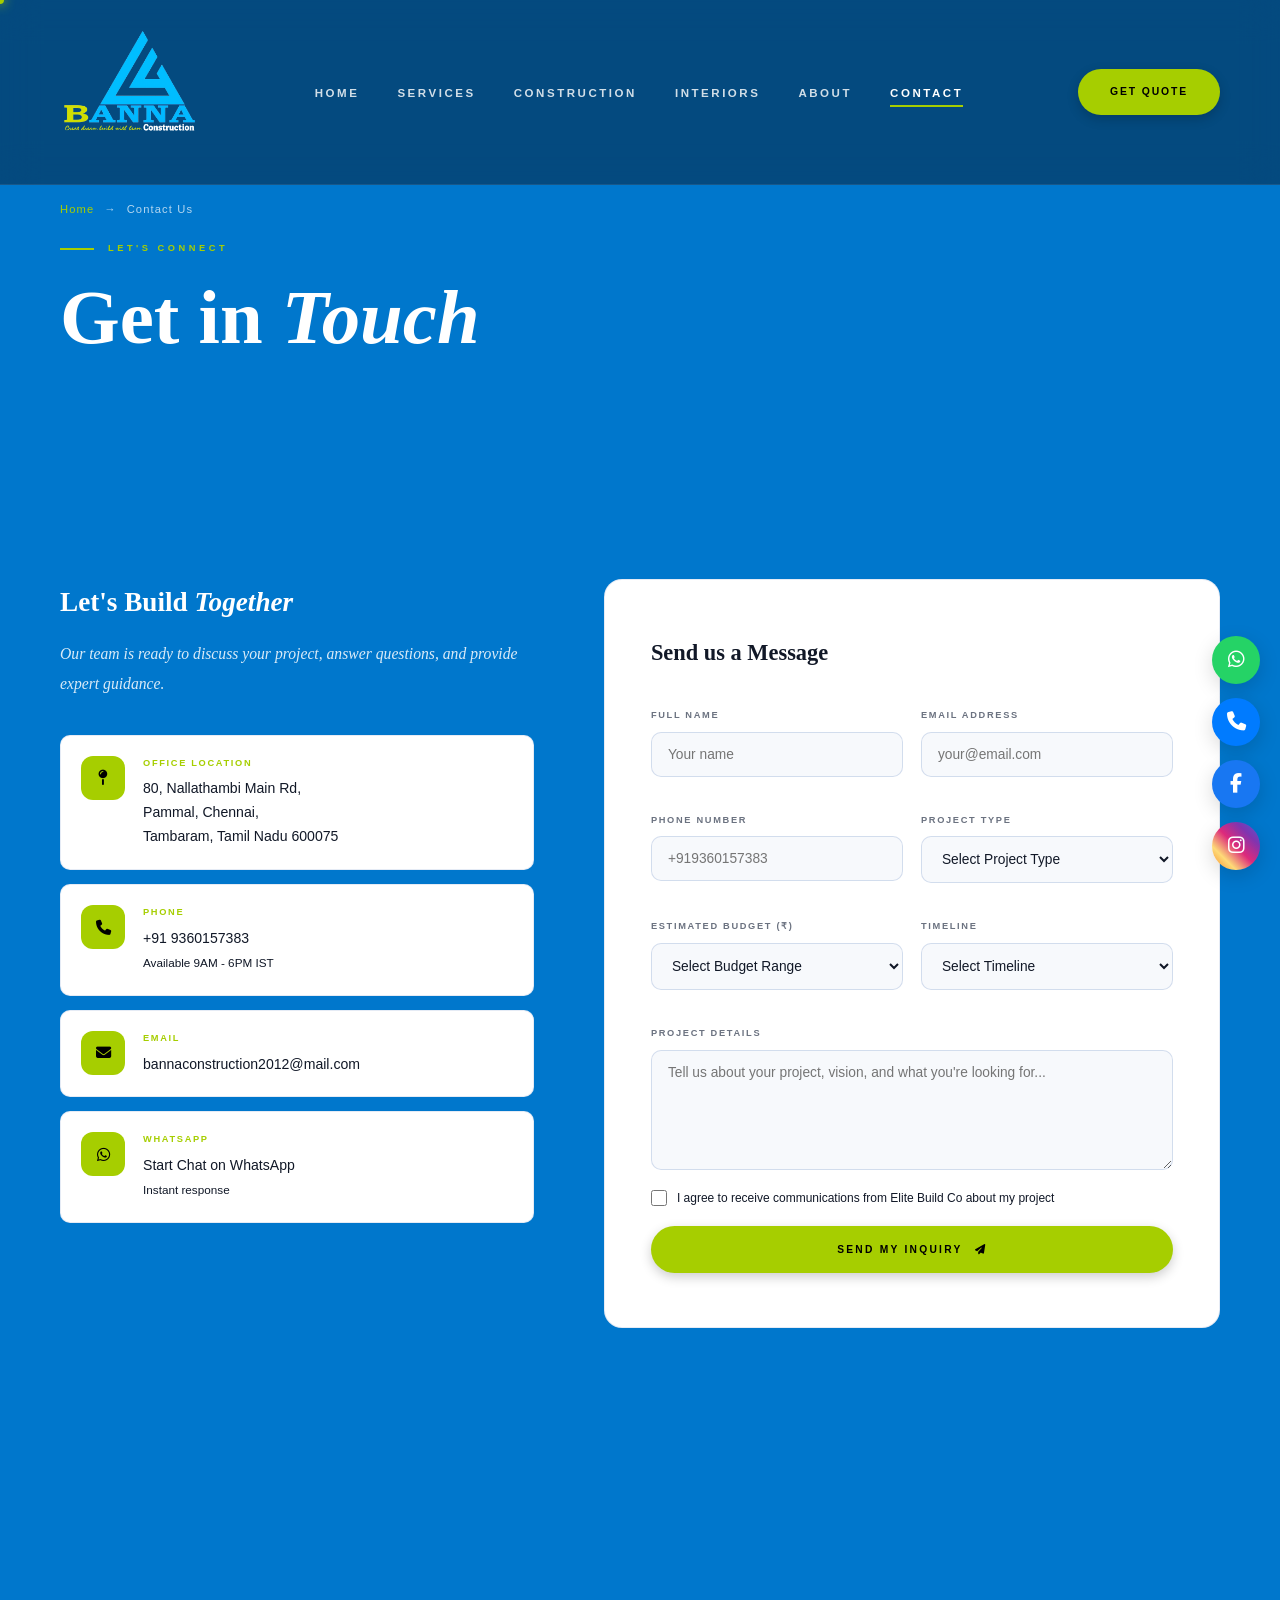
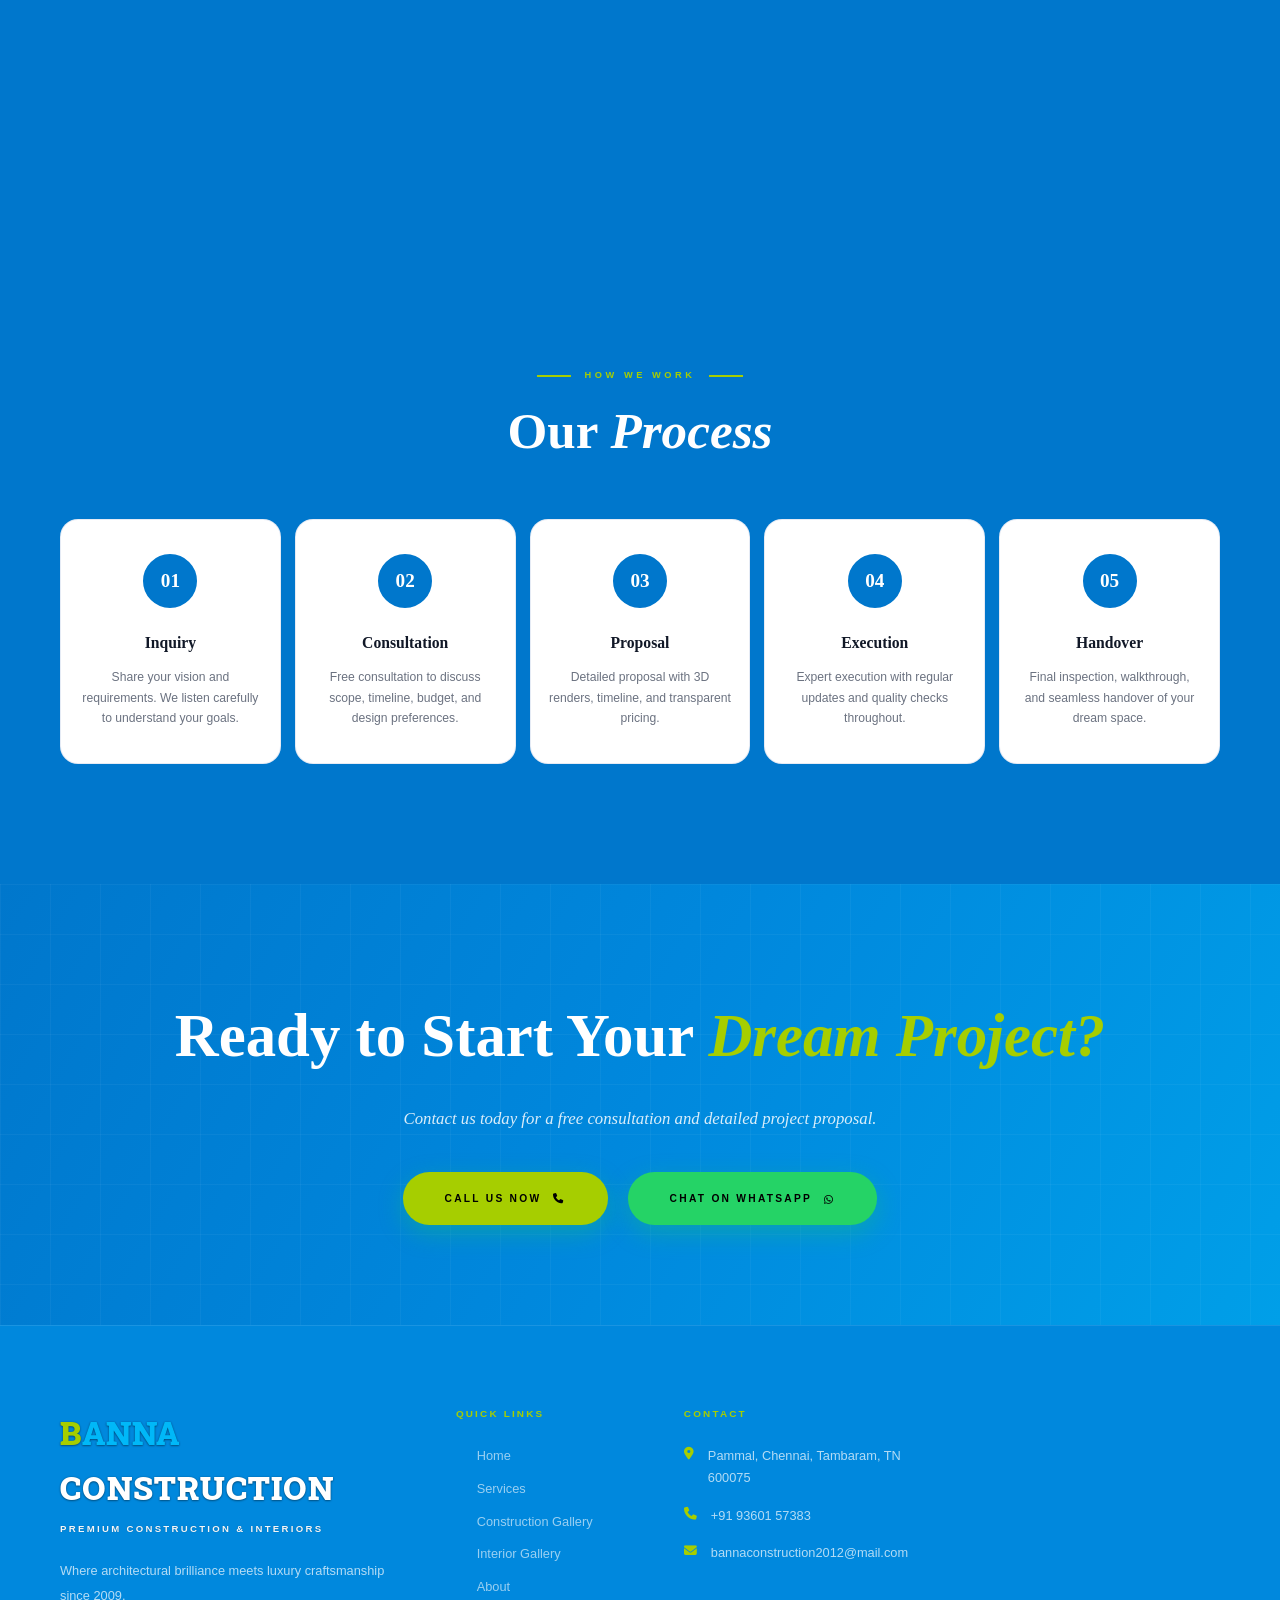
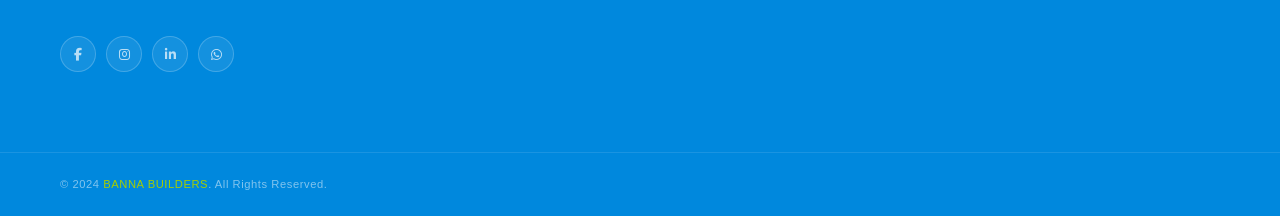
<file: contact.html>
<!DOCTYPE html>
<html lang="en">
<head>
  <meta charset="UTF-8" />
  <meta name="viewport" content="width=device-width, initial-scale=1.0" />
  <meta name="description" content="Contact Elite Build Co — Premium Construction & Interior Design. Get a free quote for your project." />
  <title>Contact Us |Premium Construction & Interior Design </title>
  <link rel="stylesheet" href="styles.css" />
  <link rel="stylesheet" href="https://cdnjs.cloudflare.com/ajax/libs/font-awesome/6.5.0/css/all.min.css" />
</head>
<body class="contact-page">

  <div class="cursor"></div>


  
 
  <!-- Floating Social Icons -->
<div class="social-sidebar">
  <a href="https://wa.me/919360157383"
   target="_blank"
   rel="noopener noreferrer"
   class="social-icon-btn whatsapp-icon"
   title="WhatsApp">
    <i class="fab fa-whatsapp"></i>
</a>
  <a href="tel:+91 93601 57383" class="social-icon-btn call-icon" title="Call Us">
    <i class="fa fa-phone"></i>
  </a>
 <a href="https://www.facebook.com/share/1GmGTBw8PC/"
   target="_blank"
   rel="noopener noreferrer"
   class="social-icon-btn facebook-icon"
   title="BANNA Construction Facebook">
    <i class="fab fa-facebook-f"></i>
</a>

  <a href="https://www.instagram.com/banna_construction_2012?igsh=bWp3MjBzbDZpbXY4"
   target="_blank"
   rel="noopener noreferrer"
   class="social-icon-btn instagram-icon"
   title="BANNA Construction Instagram">
    <i class="fab fa-instagram"></i>
  </a>
</div>

<div id="loader">

    <div class="loader-logo">
        <img src="images/logo1.png"
             alt="Banna Construction"
             class="loader-company-logo">
    </div>

    <div class="loader-bar"></div>

    <div class="loader-percent">0%</div>

</div>

  <button id="scrollTop"><i class="fa fa-arrow-up"></i></button>

<!-- ============================================================
     NAVBAR
============================================================ -->
<nav class="navbar">

  <!-- Company Logo -->
  <a href="index.html" class="nav-logo">
    <img src="images/logo1.png" alt="Banna Construction Logo" class="company-logo">
  </a>

  <!-- Navigation Menu -->
  <ul class="nav-menu">
    <li><a href="index.html" class="nav-link">Home</a></li>
    <li><a href="services.html" class="nav-link">Services</a></li>
    <li><a href="construction-gallery.html" class="nav-link">Construction</a></li>
    <li><a href="interior-gallery.html" class="nav-link">Interiors</a></li>
    <li><a href="about.html" class="nav-link">About</a></li>
    <li><a href="contact.html" class="nav-link">Contact</a></li>
  </ul>

  <!-- CTA Button -->
  <a href="contact.html" class="nav-cta">Get Quote</a>

  <!-- Mobile Menu -->
  <div class="nav-hamburger">
    <span></span>
    <span></span>
    <span></span>
  </div>

</nav>

 <section class="page-hero">

    <div class="contact-hero-img"></div>

    <div class="container page-hero-content">
      <div class="breadcrumb reveal">
        <a href="index.html">Home</a>
        <span>→</span>
        <span>Contact Us</span>
      </div>
      <div class="section-label reveal delay-1">
        <div class="section-label-line"></div>
        <span class="section-label-text">Let's Connect</span>
      </div>
      <h1 class="section-title reveal delay-2" style="font-size:clamp(3rem,6vw,5.5rem);">Get in <em>Touch</em></h1>
     
    </div>
  </section>

  <!-- CONTACT SECTION -->
  <section class="contact-section section-pad">
    <div class="container">
      <div class="contact-grid">
        <div class="reveal-left">
          <h2 class="contact-info-title">Let's Build <em>Together</em></h2>
          <p class="contact-info-sub">
            Our team is ready to discuss your project, answer questions, and provide expert guidance.
          </p>

          <div class="contact-info-items">
            <div class="contact-item">
              <div class="contact-item-icon">
                <i class="fa fa-map-pin"></i>
              </div>
              <div>
                <div class="contact-item-label">Office Location</div>
                <div class="contact-item-value">
                 80, Nallathambi Main Rd,<br />
                   Pammal, Chennai, <br />
                 Tambaram, Tamil Nadu 600075
                </div>
              </div>
            </div>

            <div class="contact-item">
              <div class="contact-item-icon">
                <i class="fa fa-phone"></i>
              </div>
              <div>
                <div class="contact-item-label">Phone</div>
                <div class="contact-item-value">
                  <a href="tel:+919360157383">+91 9360157383</a><br />
                  <small>Available 9AM - 6PM IST</small>
                </div>
              </div>
            </div>

            <div class="contact-item">
              <div class="contact-item-icon">
                <i class="fa fa-envelope"></i>
              </div>
              <div>
                <div class="contact-item-label">Email</div>
                <div class="contact-item-value">
                  <a href="mailto:bannaconstruction2012@mail.com">bannaconstruction2012@mail.com</a>
                </div>
              </div>
            </div>

            <div class="contact-item">
              <div class="contact-item-icon">
                <i class="fab fa-whatsapp"></i>
              </div>
              <div>
                <div class="contact-item-label">WhatsApp</div>
                <div class="contact-item-value">
                  <a href="https://wa.me/919360157383" target="_blank">Start Chat on WhatsApp</a><br />
                  <small>Instant response</small>
                </div>
              </div>
            </div>
          </div>
        </div>

        <div class="reveal-right">
          <form class="contact-form" id="contactForm">
            <h3 class="form-title">Send us a Message</h3>

            <div class="form-row">
              <div class="form-group">
                <label for="name">Full Name</label>
                <input type="text" id="name" name="name" required placeholder="Your name" />
              </div>
              <div class="form-group">
                <label for="email">Email Address</label>
                <input type="email" id="email" name="email" required placeholder="your@email.com" />
              </div>
            </div>

            <div class="form-row">
              <div class="form-group">
                <label for="phone">Phone Number</label>
                <input type="tel" id="phone" name="phone" required placeholder="+919360157383" />
              </div>
              <div class="form-group">
                <label for="projectType">Project Type</label>
                <select id="projectType" name="projectType" required>
                  <option value="">Select Project Type</option>
                  <option value="residential">Residential Construction</option>
                  <option value="commercial">Commercial Construction</option>
                  <option value="interior">Interior Design</option>
                  <option value="renovation">Renovation & Remodeling</option>
                  <option value="architecture">Architecture Planning</option>
                  <option value="other">Other</option>
                </select>
              </div>
            </div>

            <div class="form-row">
              <div class="form-group">
                <label for="budget">Estimated Budget (₹)</label>
                <select id="budget" name="budget">
                  <option value="">Select Budget Range</option>
                  <option value="under-25">Under ₹25 Lakhs</option>
                  <option value="25-50">₹25 - 50 Lakhs</option>
                  <option value="50-100">₹50 - 100 Lakhs</option>
                  <option value="100-250">₹100 - 250 Lakhs</option>
                  <option value="250-500">₹250 - 500 Lakhs</option>
                  <option value="above-500">Above ₹500 Lakhs</option>
                </select>
              </div>
              <div class="form-group">
                <label for="timeline">Timeline</label>
                <select id="timeline" name="timeline">
                  <option value="">Select Timeline</option>
                  <option value="immediate">Immediate (Next 3 months)</option>
                  <option value="3-6">3 - 6 Months</option>
                  <option value="6-12">6 - 12 Months</option>
                  <option value="planning">Still in Planning</option>
                </select>
              </div>
            </div>

            <div class="form-group">
              <label for="message">Project Details</label>
              <textarea id="message" name="message" required placeholder="Tell us about your project, vision, and what you're looking for..."></textarea>
            </div>

            <div class="form-group">
              <label style="display: flex; align-items: center; gap: 10px; font-family: var(--font-body); font-size: 0.75rem; font-weight: 400; letter-spacing: 0; text-transform: none; color: var(--white-40);">
                <input type="checkbox" name="consent" required style="width: 16px; height: 16px; cursor: pointer;" />
                I agree to receive communications from Elite Build Co about my project
              </label>
            </div>

            <button type="submit" class="btn-primary" style="width: 100%; justify-content: center;">
              <span>Send My Inquiry</span>
              <i class="fa fa-paper-plane"></i>
            </button>
          </form>
        </div>
      </div>
    </div>
  </section>

  <!-- MAP SECTION -->
  <section class="map-section">
    <div class="map-wrapper">
      <iframe src="https://www.google.com/maps/embed?pb=!1m18!1m12!1m3!1d3887.922981770553!2d80.1398662793457!3d12.976777800000006!2m3!1f0!2f0!3f0!3m2!1i1024!2i768!4f13.1!3m3!1m2!1s0x3a525f004f86aab5%3A0x2bf7662283f30c0d!2sBanna%20Construction!5e0!3m2!1sen!2sin!4v1785059014727!5m2!1sen!2sin" width="600" height="450" style="border:0;" allowfullscreen="" loading="lazy" referrerpolicy="strict-origin-when-cross-origin"></iframe>
    </div>
  </section>

  <!-- PROCESS STEPS -->
  <section class="process section-pad">
    <div class="container">
      <div style="text-align:center;max-width:600px;margin:0 auto;" class="reveal">
        <div class="section-label" style="justify-content:center;">
          <div class="section-label-line"></div>
          <span class="section-label-text">How We Work</span>
          <div class="section-label-line"></div>
        </div>
        <h2 class="section-title">Our <em>Process</em></h2>
      </div>
      <div class="process-steps">
        <div class="process-step reveal delay-1">
          <div class="step-num">01</div>
          <h4 class="step-title">Inquiry</h4>
          <p class="step-desc">Share your vision and requirements. We listen carefully to understand your goals.</p>
        </div>
        <div class="process-step reveal delay-2">
          <div class="step-num">02</div>
          <h4 class="step-title">Consultation</h4>
          <p class="step-desc">Free consultation to discuss scope, timeline, budget, and design preferences.</p>
        </div>
        <div class="process-step reveal delay-3">
          <div class="step-num">03</div>
          <h4 class="step-title">Proposal</h4>
          <p class="step-desc">Detailed proposal with 3D renders, timeline, and transparent pricing.</p>
        </div>
        <div class="process-step reveal delay-4">
          <div class="step-num">04</div>
          <h4 class="step-title">Execution</h4>
          <p class="step-desc">Expert execution with regular updates and quality checks throughout.</p>
        </div>
        <div class="process-step reveal delay-5">
          <div class="step-num">05</div>
          <h4 class="step-title">Handover</h4>
          <p class="step-desc">Final inspection, walkthrough, and seamless handover of your dream space.</p>
        </div>
      </div>
    </div>
  </section>


  <!-- CTA -->
  <section class="cta-banner">
    <div class="container" style="position:relative;z-index:1;">
      <h2 class="cta-title">Ready to Start Your <em style="color:var(--green-deep);">Dream Project?</em></h2>
      <p class="cta-sub">Contact us today for a free consultation and detailed project proposal.</p>
      <div style="display: flex; gap: 20px; justify-content: center; flex-wrap: wrap; position: relative; z-index: 1;">
        <a href="tel:+919360157383" class="btn-dark">
          <span>Call Us Now</span>
          <i class="fa fa-phone"></i>
        </a>
        <a href="https://wa.me/919360157383" target="_blank" class="btn-dark" style="background: #25D366;">
          <span>Chat on WhatsApp</span>
          <i class="fab fa-whatsapp"></i>
        </a>
      </div>
    </div>
  </section>

  <footer class="footer">
    <div class="container">
      <div class="footer-top">
        <div>
       <div class="footer-brand-logo">
    <span class="logo-b">B</span><span class="logo-anna">ANNA</span>
    <span class="logo-construction">CONSTRUCTION</span>
</div>
          <div class="footer-brand-sub">Premium Construction & Interiors</div>
          <p class="footer-desc">Where architectural brilliance meets luxury craftsmanship since 2009.</p>
          <div class="footer-social">
            <a href="https://facebook.com" target="_blank" class="social-btn"><i class="fab fa-facebook-f"></i></a>
            <a href="https://instagram.com" target="_blank" class="social-btn"><i class="fab fa-instagram"></i></a>
            <a href="https://linkedin.com" target="_blank" class="social-btn"><i class="fab fa-linkedin-in"></i></a>
            <a href="https://wa.me/919876543210" target="_blank" class="social-btn"><i class="fab fa-whatsapp"></i></a>
          </div>
        </div>
        <div>
          <h4 class="footer-col-title">Quick Links</h4>
          <ul class="footer-links">
            <li><a href="index.html" class="footer-link">Home</a></li>
            <li><a href="services.html" class="footer-link">Services</a></li>
            <li><a href="construction-gallery.html" class="footer-link">Construction Gallery</a></li>
            <li><a href="interior-gallery.html" class="footer-link">Interior Gallery</a></li>
            <li><a href="about.html" class="footer-link">About</a></li>
          </ul>
        </div>
        <div>
          <h4 class="footer-col-title">Contact</h4>
          <div class="footer-contact-item">
            <i class="fa fa-location-dot footer-contact-icon"></i>
            <div class="footer-contact-text">Pammal, Chennai, Tambaram, TN 600075</div>
          </div>
          <div class="footer-contact-item">
            <i class="fa fa-phone footer-contact-icon"></i>
            <div class="footer-contact-text">
              <a href="tel:+919360157383">+91 93601 57383</a>
            </div>
          </div>
          <div class="footer-contact-item">
            <i class="fa fa-envelope footer-contact-icon"></i>
            <div class="footer-contact-text">
              <a href="mailto:bannaconstruction2012@mail.com">bannaconstruction2012@mail.com</a>
            </div>
          </div>
        </div>
        <div></div>
      </div>
    </div>
    <div class="footer-bottom" style="max-width:1400px;margin:0 auto;padding-left:60px;padding-right:60px;">
      <p class="footer-copy">© 2024 <span>BANNA BUILDERS</span>. All Rights Reserved.</p>
    </div>
  </footer>

  <script src="script.js"></script>
</body>
</html>
</file>
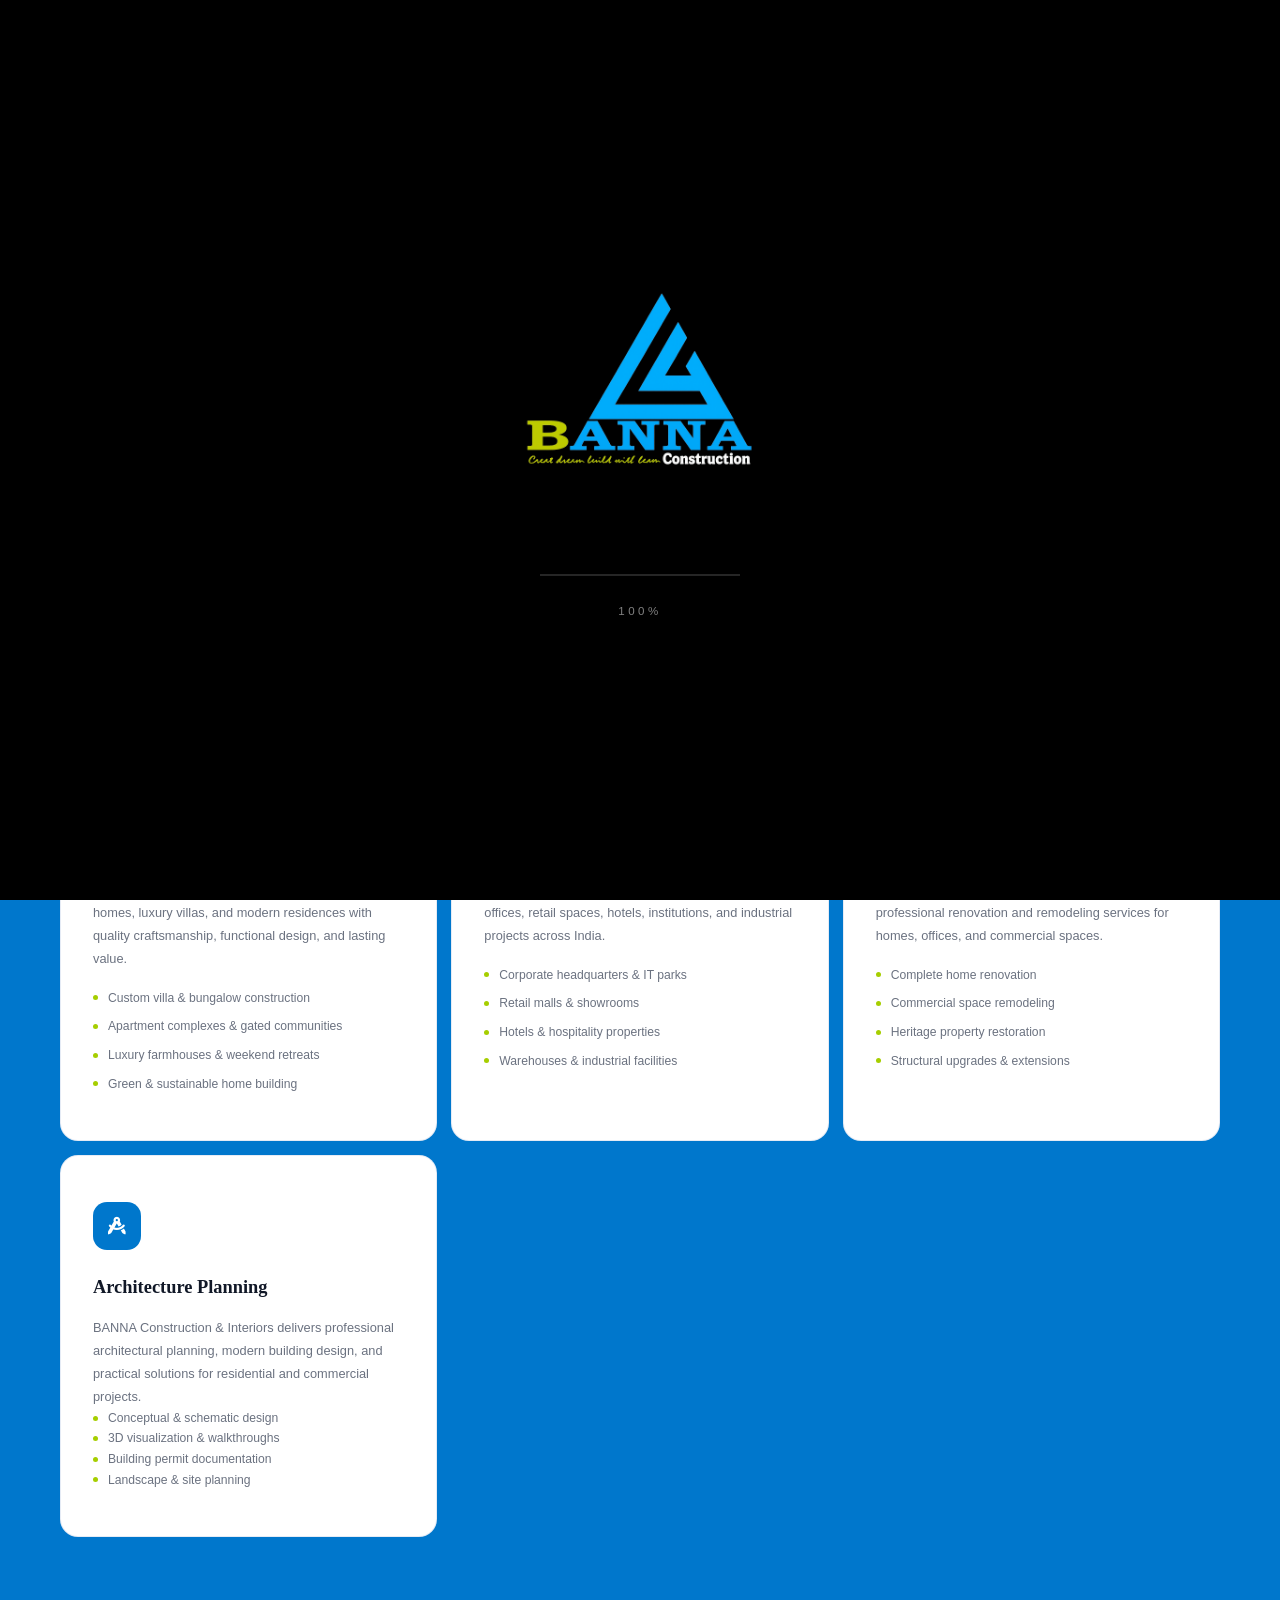
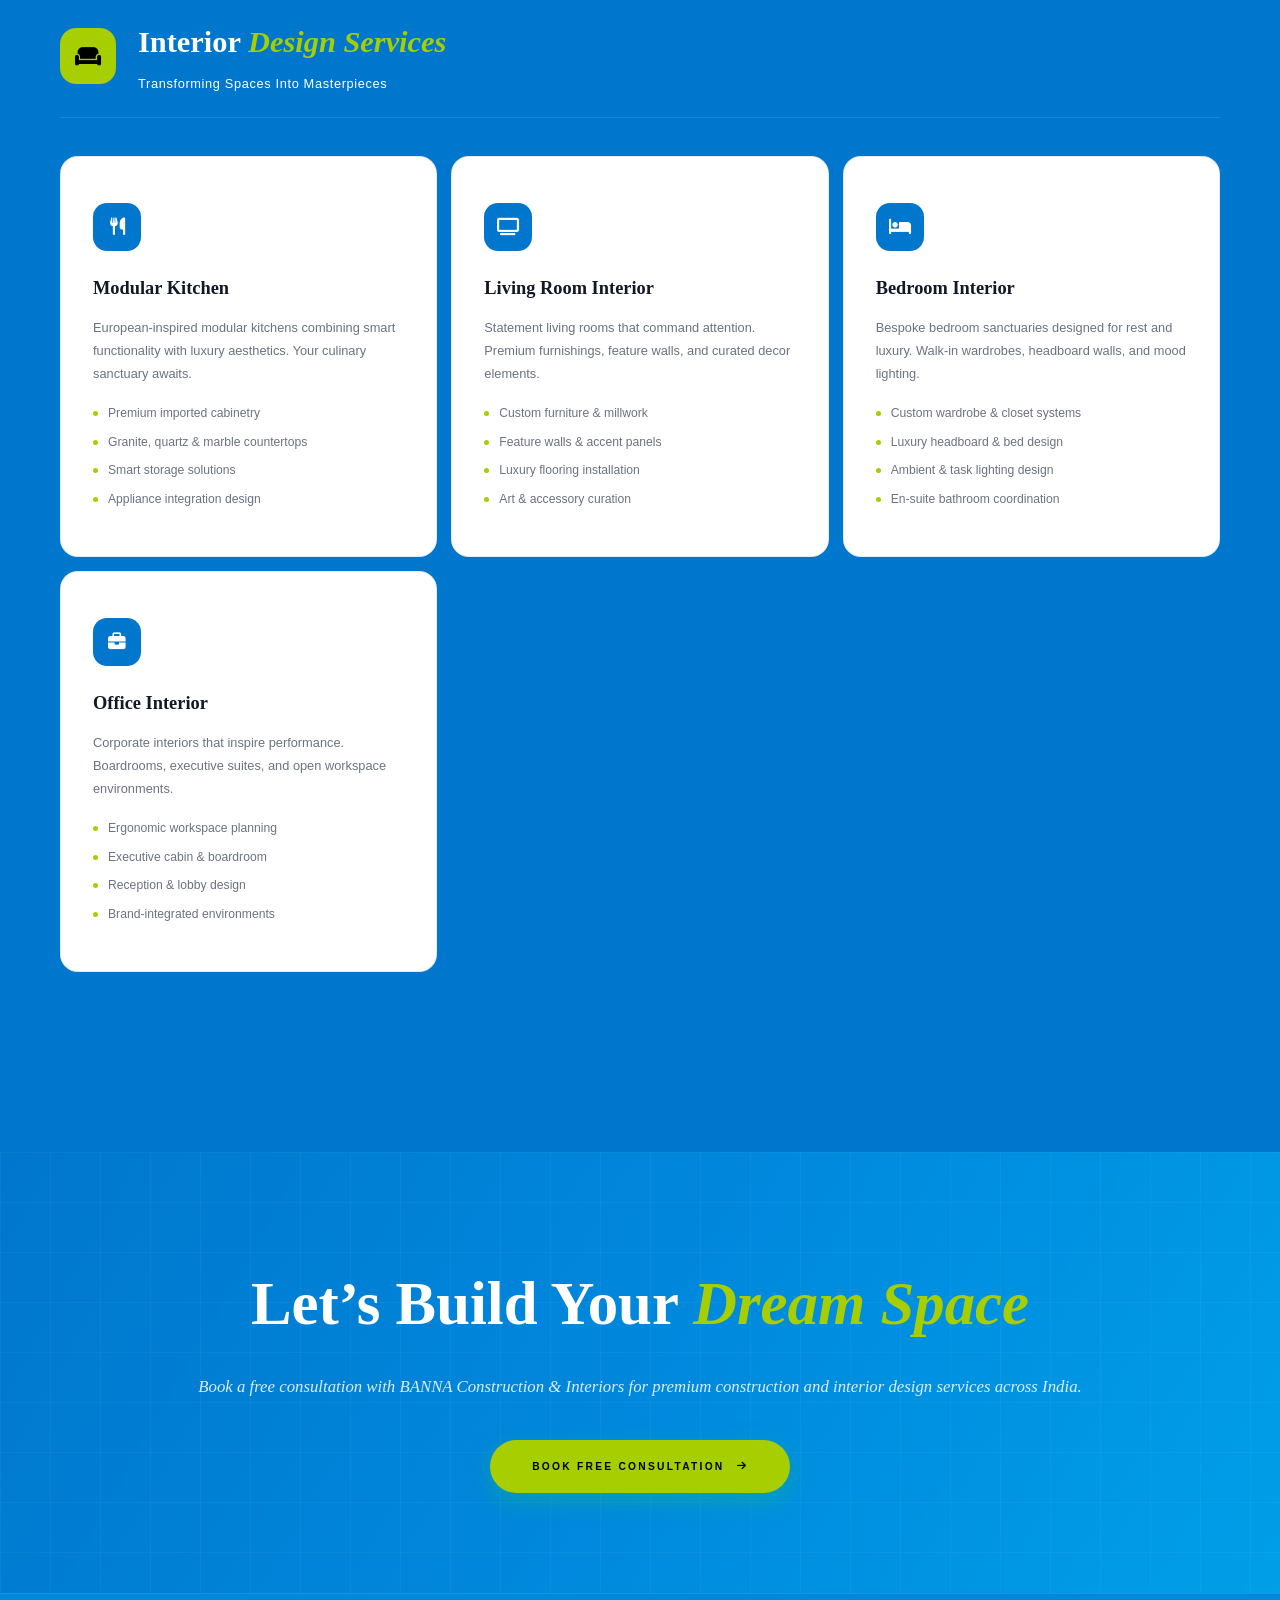
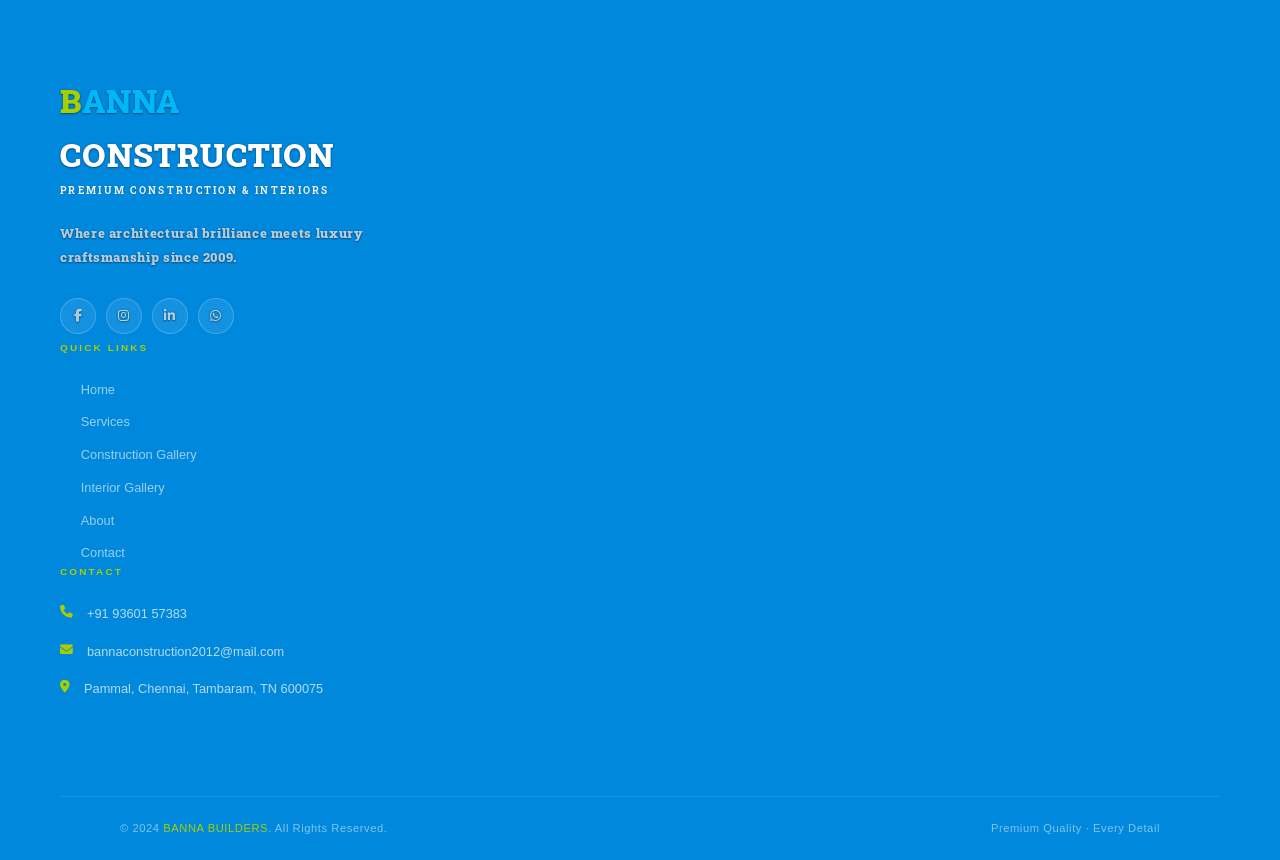
<file: services.html>
<!DOCTYPE html>
<html lang="en">
<head>
  <meta charset="UTF-8" />
  <meta name="viewport" content="width=device-width, initial-scale=1.0" />
  <meta name="description" content="Elite Build Co Services — Premium Construction & Interior Design Services. Residential, Commercial, Renovation, Architecture, Modular Kitchen and more." />
  <title>Services | Elite Build Co</title>
  <link rel="stylesheet" href="styles.css" />
  <link rel="stylesheet" href="https://cdnjs.cloudflare.com/ajax/libs/font-awesome/6.5.0/css/all.min.css" />
</head>
<body class="services-page">

  <div class="cursor"></div>
 
 
  <!-- Floating Social Icons -->
<div class="social-sidebar">
  <a href="https://wa.me/919360157383"
   target="_blank"
   rel="noopener noreferrer"
   class="social-icon-btn whatsapp-icon"
   title="WhatsApp">
    <i class="fab fa-whatsapp"></i>
</a>
  <a href="tel:+91 93601 57383" class="social-icon-btn call-icon" title="Call Us">
    <i class="fa fa-phone"></i>
  </a>
 <a href="https://www.facebook.com/share/1GmGTBw8PC/"
   target="_blank"
   rel="noopener noreferrer"
   class="social-icon-btn facebook-icon"
   title="BANNA Construction Facebook">
    <i class="fab fa-facebook-f"></i>
</a>

  <a href="https://www.instagram.com/banna_construction_2012?igsh=bWp3MjBzbDZpbXY4"
   target="_blank"
   rel="noopener noreferrer"
   class="social-icon-btn instagram-icon"
   title="BANNA Construction Instagram">
    <i class="fab fa-instagram"></i>
  </a>
</div>

<div id="loader">

    <div class="loader-logo">
        <img src="images/logo1.png"
             alt="Banna Construction"
             class="loader-company-logo">
    </div>

    <div class="loader-bar"></div>

    <div class="loader-percent">0%</div>

</div>

  <button id="scrollTop"><i class="fa fa-arrow-up"></i></button>

<!-- ============================================================
     NAVBAR
============================================================ -->
<nav class="navbar">

  <!-- Company Logo -->
  <a href="index.html" class="nav-logo">
    <img src="images/logo1.png" alt="Banna Construction Logo" class="company-logo">
  </a>

  <!-- Navigation Menu -->
  <ul class="nav-menu">
    <li><a href="index.html" class="nav-link">Home</a></li>
    <li><a href="services.html" class="nav-link">Services</a></li>
    <li><a href="construction-gallery.html" class="nav-link">Construction</a></li>
    <li><a href="interior-gallery.html" class="nav-link">Interiors</a></li>
    <li><a href="about.html" class="nav-link">About</a></li>
    <li><a href="contact.html" class="nav-link">Contact</a></li>
  </ul>

  <!-- CTA Button -->
  <a href="contact.html" class="nav-cta">Get Quote</a>

  <!-- Mobile Menu -->
  <div class="nav-hamburger">
    <span></span>
    <span></span>
    <span></span>
  </div>

</nav>

 <!-- PAGE HERO -->
<section class="page-hero">

    <div class="services-hero-img"></div>

    <div class="container page-hero-content">
      <div class="breadcrumb reveal">
        <a href="index.html">Home</a>
        <span>→</span>
        <span>Services</span>
      </div>
      <div class="section-label reveal delay-1">
        <div class="section-label-line"></div>
        <span class="section-label-text">Our Expertise</span>
      </div>
      <h1 class="section-title reveal delay-2" style="font-size:clamp(3rem,6vw,5.5rem);">Premium <em>Services</em></h1>
      
    </div>
  </section>

  <!-- CONSTRUCTION SERVICES -->
  <section class="services-full">
    <div class="container">

      <div class="services-category reveal">
        <div class="category-header">
          <div class="category-icon"><i class="fa fa-hard-hat"></i></div>
          <div>
            <h2 class="category-title">Construction <span>Services</span></h2>
            <p style="font-size:0.8rem;color:var(--white-40);margin-top:4px;letter-spacing:0.05em;">Building Excellence From Ground Up</p>
          </div>
        </div>
        <div class="services-cards">

          <div class="service-full-card reveal delay-1">
            <div class="sfc-icon"><i class="fa fa-house"></i></div>
            <h3 class="sfc-title">Residential Construction</h3>
            <p class="sfc-desc">BANNA Construction & Interiors builds premium homes, luxury villas, and modern residences with quality craftsmanship, functional design, and lasting value.</p>
            <ul class="sfc-features">
              <li class="sfc-feature">Custom villa & bungalow construction</li>
              <li class="sfc-feature">Apartment complexes & gated communities</li>
              <li class="sfc-feature">Luxury farmhouses & weekend retreats</li>
              <li class="sfc-feature">Green & sustainable home building</li>
            </ul>
          </div>

          <div class="service-full-card reveal delay-2">
            <div class="sfc-icon"><i class="fa fa-city"></i></div>
            <h3 class="sfc-title">Commercial Construction</h3>
            <p class="sfc-desc">Professional commercial construction services for offices, retail spaces, hotels, institutions, and industrial projects across India.</p>
            <ul class="sfc-features">
              <li class="sfc-feature">Corporate headquarters & IT parks</li>
              <li class="sfc-feature">Retail malls & showrooms</li>
              <li class="sfc-feature">Hotels & hospitality properties</li>
              <li class="sfc-feature">Warehouses & industrial facilities</li>
            </ul>
          </div>

          <div class="service-full-card reveal delay-3">
            <div class="sfc-icon"><i class="fa fa-hammer"></i></div>
            <h3 class="sfc-title">Renovation & Remodeling</h3>
            <p class="sfc-desc">Transform existing properties with BANNA’s professional renovation and remodeling services for homes, offices, and commercial spaces.</p>
            <ul class="sfc-features">
              <li class="sfc-feature">Complete home renovation</li>
              <li class="sfc-feature">Commercial space remodeling</li>
              <li class="sfc-feature">Heritage property restoration</li>
              <li class="sfc-feature">Structural upgrades & extensions</li>
            </ul>
          </div>

          <div class="service-full-card reveal delay-2">
            <div class="sfc-icon"><i class="fa fa-drafting-compass"></i></div>
            <h3 class="sfc-title">Architecture Planning</h3>
            <p class="sfc-desc">BANNA Construction & Interiors delivers professional architectural planning, modern building design, and practical solutions for residential and commercial projects.
              <li class="sfc-feature">Conceptual & schematic design</li>
              <li class="sfc-feature">3D visualization & walkthroughs</li>
              <li class="sfc-feature">Building permit documentation</li>
              <li class="sfc-feature">Landscape & site planning</li>
            </ul>
          </div>

          
        </div>
      </div>

      <!-- INTERIOR SERVICES -->
      <div class="services-category reveal">
        <div class="category-header">
          <div class="category-icon"><i class="fa fa-couch"></i></div>
          <div>
            <h2 class="category-title">Interior <span>Design Services</span></h2>
            <p style="font-size:0.8rem;color:var(--white-40);margin-top:4px;letter-spacing:0.05em;">Transforming Spaces Into Masterpieces</p>
          </div>
        </div>
        <div class="services-cards">

          <div class="service-full-card reveal delay-1">
            <div class="sfc-icon"><i class="fa fa-utensils"></i></div>
            <h3 class="sfc-title">Modular Kitchen</h3>
            <p class="sfc-desc">European-inspired modular kitchens combining smart functionality with luxury aesthetics. Your culinary sanctuary awaits.</p>
            <ul class="sfc-features">
              <li class="sfc-feature">Premium imported cabinetry</li>
              <li class="sfc-feature">Granite, quartz & marble countertops</li>
              <li class="sfc-feature">Smart storage solutions</li>
              <li class="sfc-feature">Appliance integration design</li>
            </ul>
          </div>

          <div class="service-full-card reveal delay-2">
            <div class="sfc-icon"><i class="fa fa-tv"></i></div>
            <h3 class="sfc-title">Living Room Interior</h3>
            <p class="sfc-desc">Statement living rooms that command attention. Premium furnishings, feature walls, and curated decor elements.</p>
            <ul class="sfc-features">
              <li class="sfc-feature">Custom furniture & millwork</li>
              <li class="sfc-feature">Feature walls & accent panels</li>
              <li class="sfc-feature">Luxury flooring installation</li>
              <li class="sfc-feature">Art & accessory curation</li>
            </ul>
          </div>

          <div class="service-full-card reveal delay-3">
            <div class="sfc-icon"><i class="fa fa-bed"></i></div>
            <h3 class="sfc-title">Bedroom Interior</h3>
            <p class="sfc-desc">Bespoke bedroom sanctuaries designed for rest and luxury. Walk-in wardrobes, headboard walls, and mood lighting.</p>
            <ul class="sfc-features">
              <li class="sfc-feature">Custom wardrobe & closet systems</li>
              <li class="sfc-feature">Luxury headboard & bed design</li>
              <li class="sfc-feature">Ambient & task lighting design</li>
              <li class="sfc-feature">En-suite bathroom coordination</li>
            </ul>
          </div>

          <div class="service-full-card reveal delay-2">
            <div class="sfc-icon"><i class="fa fa-briefcase"></i></div>
            <h3 class="sfc-title">Office Interior</h3>
            <p class="sfc-desc">Corporate interiors that inspire performance. Boardrooms, executive suites, and open workspace environments.</p>
            <ul class="sfc-features">
              <li class="sfc-feature">Ergonomic workspace planning</li>
              <li class="sfc-feature">Executive cabin & boardroom</li>
              <li class="sfc-feature">Reception & lobby design</li>
              <li class="sfc-feature">Brand-integrated environments</li>
            </ul>
          </div>

          

        </div>
      </div>

    </div>
  </section>

  <!-- CTA -->
  <section class="cta-banner">
    <div class="container" style="position:relative;z-index:1;">
      <h2 class="cta-title">Let’s Build Your <em style="color:var(--green-deep);">Dream Space</em></h2>
      <p class="cta-sub">Book a free consultation with BANNA Construction & Interiors for premium construction and interior design services across India.</p>
      <a href="contact.html" class="btn-dark">
        <span>Book Free Consultation</span>
        <i class="fa fa-arrow-right"></i>
      </a>
    </div>
  </section>

  <footer class="footer">
    <div class="container">
      <div class="footer-top">
        <div>
          <div class="footer-brand-logo">
            <span class="logo-b">B</span><span class="logo-anna">ANNA</span>
            <span class="logo-construction">CONSTRUCTION</span>
          <div class="footer-brand-sub">Premium Construction & Interiors</div>
          <p class="footer-desc">Where architectural brilliance meets luxury craftsmanship since 2009.</p>
          <div class="footer-social">
            <a href="#" class="social-btn"><i class="fab fa-facebook-f"></i></a>
            <a href="#" class="social-btn"><i class="fab fa-instagram"></i></a>
            <a href="#" class="social-btn"><i class="fab fa-linkedin-in"></i></a>
            <a href="#" class="social-btn"><i class="fab fa-whatsapp"></i></a>
          </div>
        </div>
        <div>
          <h4 class="footer-col-title">Quick Links</h4>
          <ul class="footer-links">
            <li><a href="index.html" class="footer-link">Home</a></li>
            <li><a href="services.html" class="footer-link">Services</a></li>
            <li><a href="construction-gallery.html" class="footer-link">Construction Gallery</a></li>
            <li><a href="interior-gallery.html" class="footer-link">Interior Gallery</a></li>
            <li><a href="about.html" class="footer-link">About</a></li>
            <li><a href="contact.html" class="footer-link">Contact</a></li>
          </ul>
        </div>
        <div>
          <h4 class="footer-col-title">Contact</h4>
          <div class="footer-contact-item">
            <i class="fa fa-phone footer-contact-icon"></i>
            <div class="footer-contact-text"><a href="tel:+919876543210">+91 93601 57383</a></div>
          </div>
          <div class="footer-contact-item">
            <i class="fa fa-envelope footer-contact-icon"></i>
            <div class="footer-contact-text"><a href="mailto:bannaconstruction2012@mail.com">bannaconstruction2012@mail.com</a></div>
          </div>
          <div class="footer-contact-item">
            <i class="fa fa-location-dot footer-contact-icon"></i>
            <div class="footer-contact-text">Pammal, Chennai, Tambaram, TN 600075</div>
          </div>
        </div>
        <div></div>
      </div>
    </div>
    <div class="footer-bottom" style="max-width:1400px;margin:0 auto;padding-left:60px;padding-right:60px;">
      <p class="footer-copy">© 2024 <span>BANNA BUILDERS</span>. All Rights Reserved.</p>
      <p class="footer-copy">Premium Quality · Every Detail</p>
    </div>
  </footer>

  <script src="script.js"></script>
</body>
</html>
</file>
<file: styles.css>
/* ============================================================
   ELITE BUILD CO — BLUE-DOMINATED LIGHT THEME
   PALETTE: 50% BLUE (Dominant) · 30% White (Secondary) · 20% Green (Accent)
   LAYOUT SYSTEM: Bento Grid
   ============================================================ */

@import url('https://fonts.googleapis.com/css2?family=Roboto+Slab:wght@800;900&display=swap');

/* ============================================================
   CSS VARIABLES - BLUE-DOMINATED LIGHT THEME
   ============================================================ */
:root {
 /* ============================================================
   BRAND BLUE (Matches BANNA Logo)
   ============================================================ */

--blue-deep: #0077CC;            /* Main website background */
--blue-navy: #0088DD;            /* Dark sections */
--blue-navy-2: #0099E8;          /* Cards */
--blue-bright: #00B8F8;          /* Exact logo blue */
--blue-light: #35C7FF;           /* Hover */
--blue-accent: #009FE8;          /* Buttons & highlights */

--blue-pale: rgba(0, 184, 248, 0.08);
--blue-glow: rgba(0, 184, 248, 0.35);

  /* GREEN — 20% (Accent) */
  --green: #A6CE00;
  --green-mid: #E0F9F2;
  --green-deep: #A6CE00;
  --green-glow: rgba(166, 206, 0, 1);

  /* WHITE — 30% (Secondary backgrounds & cards) */
  --white: #FFFFFF;
  --off-white: #F9FAFB;
  --white-95: rgba(255,255,255,0.95);
  --white-80: rgba(255,255,255,0.80);
  --white-65: rgba(255,255,255,0.65);
  --white-45: rgba(255,255,255,0.45);
  --white-25: rgba(255,255,255,0.25);
  --white-10: rgba(255,255,255,0.08);
  
  /* Text colors */
  --ink: #FFFFFF;                  /* White text on blue */
  --ink-65: rgba(255,255,255,0.65);
  --ink-45: rgba(255,255,255,0.45);
  --text-dark: #111827;            /* Dark text on white cards */
  --text-light: #6B7280;           /* Gray text on white cards */
  --black: #003D99;
  --black-soft: #004DAA;
  --black-card: #FFFFFF;           /* White cards on blue bg */

  --shadow-soft: 0 20px 60px rgba(0,0,0,0.12);
  --shadow-deep: 0 30px 90px rgba(0,0,0,0.16);
  --shadow-blue: 0 0 40px var(--blue-glow);
  --shadow-green: 0 0 30px var(--green-glow);

  --font-display: 'Playfair Display', serif;
  --font-head: 'Cormorant Garamond', serif;
  --font-body: 'Montserrat', sans-serif;
  --transition: all 0.4s cubic-bezier(0.25, 0.46, 0.45, 0.94);
  --radius: 18px;
  --radius-sm: 10px;
}

/* ============================================================
   KEYFRAMES
   ============================================================ */
@keyframes twinkle { 0%,100% { opacity: .65; } 50% { opacity: 1; } }
@keyframes shimmer { 0% { background-position: -1000px 0; } 100% { background-position: 1000px 0; } }
@keyframes glowPulse { 0%,100% { box-shadow: 0 0 18px var(--blue-glow);} 50% { box-shadow: 0 0 38px var(--blue-glow);} }
@keyframes floatY { 0%,100% { transform: translateY(0);} 50% { transform: translateY(-8px);} }
@keyframes loaderSweep { to { left: 100%; } }
@keyframes scrollPulse { to { left: 200%; } }
@keyframes fadeUp { from { opacity:0; transform: translateY(24px);} to { opacity:1; transform: translateY(0);} }

/* ============================================================
   RESET / BASE
   ============================================================ */
*, *::before, *::after { margin:0; padding:0; box-sizing:border-box; }
html { scroll-behavior: smooth; font-size: 16px; }
body {
  background: var(--blue-deep);    /* BLUE DOMINATED */
  color: var(--ink);               /* White text on blue */
  font-family: var(--font-body);
  font-weight: 300;
  line-height: 1.7;
  overflow-x: hidden;
  cursor: none;
}
::selection { background: var(--blue-bright); color: var(--white); }
a { text-decoration:none; color:inherit; }
img { max-width:100%; display:block; }
ul { list-style:none; }
button { cursor:none; border:none; outline:none; background:none; }
input, textarea, select { outline:none; font-family: var(--font-body); }

/* ============================================================
   SOCIAL SIDEBAR
   ============================================================ */
.social-sidebar { position: fixed; right: 20px; bottom: 30px; z-index: 8999; display:flex; flex-direction:column; gap: 14px; }
.social-icon-btn {
  width: 48px; height: 48px; border-radius: 50%;
  display:flex; align-items:center; justify-content:center;
  font-size: 1.2rem; color:#fff; position:relative; overflow:hidden; cursor:none;
  box-shadow: 0 6px 20px rgba(0,0,0,0.15);
  animation: floatY 3.2s ease-in-out infinite;
  transition: var(--transition);
}
.social-icon-btn:hover { transform: scale(1.15); }
.whatsapp-icon { background: var(--green); }
.whatsapp-icon:hover { box-shadow: 0 0 30px var(--green-glow); }
.call-icon { background: var(--blue-bright); }
.call-icon:hover { box-shadow: 0 0 30px var(--blue-glow); }
.facebook-icon { background: var(--blue-bright); }
.facebook-icon:hover { box-shadow: 0 0 30px var(--blue-glow); }
.instagram-icon { background: var(--blue-bright); }
.instagram-icon:hover { box-shadow: 0 0 30px var(--blue-glow); }

@media (max-width:768px){ .social-sidebar{right:14px;bottom:18px;gap:10px;} .social-icon-btn{width:42px;height:42px;font-size:1.05rem;} }

/* ============================================================
   CURSOR
   ============================================================ */
.cursor { position:fixed; width:8px; height:8px; background:var(--green); border-radius:50%; pointer-events:none; z-index:99999; transform:translate(-50%,-50%); box-shadow:0 0 12px var(--green-glow); }
.cursor-follower { position:fixed; width:34px; height:34px; border:1.5px solid var(--blue-bright); border-radius:50%; pointer-events:none; z-index:99998; transition: width .3s, height .3s; transform:translate(-50%,-50%); }

/* ============================================================
   LOADER
   ============================================================ */
#loader { position:fixed; inset:0; background: #000000; z-index:100000; display:flex; align-items:center; justify-content:center; flex-direction:column; gap:26px; transition: opacity .8s, visibility .8s; }
#loader.hidden { opacity:0; visibility:hidden; }

.loader-logo{
    display:flex;
    justify-content:center;
    align-items:center;
    margin-bottom:30px;
}

.loader-company-logo{
    width:240px;
    height:auto;
    object-fit:contain;
    animation:loaderLogo 2s ease-in-out infinite;

}

@keyframes loaderLogo{
  0%{ transform:scale(1); }
  50%{ transform:scale(1.05); }
  100%{ transform:scale(1); }
}

.loader-bar { width:200px; height:2px; background:rgba(255,255,255,0.15); position:relative; overflow:hidden; }
.loader-bar::after { content:''; position:absolute; left:-100%; top:0; width:100%; height:100%; background:linear-gradient(90deg,transparent,var(--white),var(--green),transparent); animation: loaderSweep 1.4s ease infinite; }
.loader-percent { font-size:.72rem; letter-spacing:.3em; color:rgba(255,255,255,0.5); text-transform:uppercase; }

/* ============================================================
   SCROLL TOP
   ============================================================ */
#scrollTop { position:fixed; bottom:40px; right:40px; width:48px; height:48px; background:var(--blue-bright); color:#fff; border-radius:50%; display:flex; align-items:center; justify-content:center; font-size:1rem; z-index:9999; opacity:0; transform:translateY(16px); transition:var(--transition); cursor:none; box-shadow:0 10px 30px var(--blue-glow); }
#scrollTop.visible { opacity:1; transform:translateY(0); }
#scrollTop:hover { background:var(--green); box-shadow:0 0 35px var(--green-glow); color:#000; }
/* ============================================================
   PREMIUM GLASS NAVBAR
   ============================================================ */

.navbar{
    position:fixed;
    top:0;
    left:0;
    right:0;
    z-index:9000;

    display:flex;
    justify-content:space-between;
    align-items:center;

    padding:22px 60px;

    background:rgba(10,20,35,0.45);
    backdrop-filter:blur(18px);
    -webkit-backdrop-filter:blur(18px);

    border-bottom:1px solid rgba(255,255,255,0.08);

    transition:all .4s ease;
}

/* When user scrolls */

.navbar.scrolled{

    padding:16px 60px;

    background:rgba(10,20,35,0.78);

    backdrop-filter:blur(22px);
    -webkit-backdrop-filter:blur(22px);

    border-bottom:1px solid rgba(255,255,255,.10);

    box-shadow:
        0 10px 35px rgba(0,0,0,.25);
}

/* =========================
   Logo
========================= */

.company-logo{
    width:140px;
    transition:.35s ease;
}

.company-logo:hover{
    transform:scale(1.05);
}

/* =========================
   Navigation
========================= */

.nav-menu{
    display:flex;
    align-items:center;
    gap:38px;
}

.nav-link{

    position:relative;

    font-size:.72rem;
    font-weight:600;

    letter-spacing:.22em;
    text-transform:uppercase;

    color:rgba(255,255,255,.82);

    transition:.35s ease;
}

.nav-link:hover{

    color:#ffffff;

}

.nav-link::after{

    content:"";

    position:absolute;

    left:0;
    bottom:-8px;

    width:0%;
    height:2px;

    background:#A6CE00;

    transition:.35s ease;
}

.nav-link:hover::after,
.nav-link.active::after{

    width:100%;
}

.nav-link.active{

    color:#ffffff;
}

/* =========================
   Get Quote Button
========================= */

.nav-cta{

    display:inline-flex;
    align-items:center;
    justify-content:center;

    padding:14px 32px;

    border-radius:999px;

    background:#A6CE00;

    color:#000;

    font-size:.65rem;
    font-weight:700;

    letter-spacing:.18em;
    text-transform:uppercase;

    transition:.35s ease;

    box-shadow: 0 4px 12px rgba(0, 0, 0, 0.20);
}

.nav-cta:hover{

    background:#A6CE00;

    color:#000;

    transform:translateY(-3px);

    box-shadow: 0 6px 16px rgba(0, 0, 0, 0.25);
}

/* =========================
   Hamburger
========================= */

.nav-hamburger{

    display:none;
    flex-direction:column;
    gap:5px;
}

.nav-hamburger span{

    width:24px;
    height:2px;

    background:#ffffff;

    transition:.3s;
}
/* ============================================================
   HERO
   ============================================================ */

.hero{
    position:relative;
    min-height:100vh;
    display:flex;
    align-items:center;
    overflow:hidden;
    background:#000;
}

/* Remove blue overlay */
.hero-bg{
    display:none;
}

/* Keep grid effect */
.hero-grid{
    position:absolute;
    inset:0;
    background-image:
        linear-gradient(rgba(255,255,255,0.06) 1px, transparent 1px),
        linear-gradient(90deg, rgba(255,255,255,0.06) 1px, transparent 1px);
    background-size:56px 56px;
    z-index:1;
}

/* SHOW BUILDING IMAGE CLEARLY */
.hero-img-overlay{
    position:absolute;
    inset:0;
    background:url("https://images.unsplash.com/photo-1486406146926-c627a92ad1ab?w=1920&q=80") center center/cover no-repeat;
    opacity:1;
    z-index:0;
}

/* Slight dark overlay so white text is readable */
.hero::before{
    content:"";
    position:absolute;
    inset:0;
    background:rgba(0,0,0,.25);
    z-index:1;
}
.hero-content {
    position: relative;
    z-index: 2;
    max-width: 1400px;
    margin: 0 auto;
    padding: 140px 60px 100px;
    width: 100%;

    transform: translateY(-80px);
}

.hero-eyebrow{
    display:flex;
    align-items:center;
    gap:14px;
    margin-bottom:26px;
}

.hero-eyebrow-line{
    width:44px;
    height:2px;
    background:var(--green);
}

.hero-eyebrow-text{
    font-size:.62rem;
    font-weight:600;
    letter-spacing:.38em;
    text-transform:uppercase;
    color:var(--green);
}

.hero-title{
    font-family:var(--font-display);
    font-size:clamp(3.2rem,7.5vw,7.2rem);
    font-weight:700;
    line-height:.97;
    color:#fff;
    margin-bottom:8px;
}

.hero-title-accent{
    color:#fff;
    font-style:italic;
}

.hero-subtitle{
    font-family:var(--font-head);
    font-size:clamp(1.05rem,2vw,1.4rem);
    font-weight:300;
    color:rgba(255,255,255,.92);
    max-width:540px;
    margin:28px 0 46px;
    line-height:1.8;
    font-style:italic;
}

.hero-actions{
    display:flex;
    gap:18px;
    flex-wrap:wrap;
    align-items:center;
}
.btn-primary {
    display: inline-flex;
    align-items: center;
    gap: 12px;

    background: var(--green);
    color: #000;

    font-size: .64rem;
    font-weight: 900;
    letter-spacing: .22em;
    text-transform: uppercase;

    padding: 18px 38px;
    border-radius: 999px;

    transition: var(--transition);

    /* NORMAL SOFT SHADOW */
    box-shadow: 0 4px 12px rgba(0, 0, 0, 0.20);
}
.btn-primary:hover {
    background: var(--green);
    color: #000;

    transform: translateY(-2px);

    /* NO BRIGHT GLOW */
    box-shadow: 0 6px 16px rgba(0, 0, 0, 0.25);
}

.btn-primary span{
    position:relative;
    z-index:1;
}

.btn-outline{
    display:inline-flex;
    align-items:center;
    gap:12px;
    border:1.5px solid #fff;
    color:#fff;
    font-size:.64rem;
    font-weight:600;
    letter-spacing:.22em;
    text-transform:uppercase;
    padding:16px 36px;
    border-radius:999px;
    transition:var(--transition);
}

.btn-outline:hover{
    background:#fff;
    color:var(--blue-deep);
    border-color:#fff;
}

.hero-stats{
    position:absolute;
    bottom:50px;
    right:60px;
    display:flex;
    gap:0;
    background:rgba(255,255,255,.95);
    border-radius:var(--radius);
    overflow:hidden;
    box-shadow:var(--shadow-deep);
    z-index:2;
}

.hero-stat{
    text-align:center;
    padding:24px 32px;
    border-right:1px solid rgba(0,61,153,.1);
}

.hero-stat:last-child{
    border-right:none;
}

.hero-stat-num{
    font-family:var(--font-display);
    font-size:2.1rem;
    font-weight:700;
    color:var(--blue-deep);
    line-height:1;
}

.hero-stat-label{
    font-size:.56rem;
    letter-spacing:.16em;
    text-transform:uppercase;
    color:var(--text-light);
    margin-top:6px;
}

.hero-scroll{
    position:absolute;
    bottom:60px;
    left:60px;
    display:flex;
    align-items:center;
    gap:14px;
    z-index:2;
}

.hero-scroll-line{
    width:40px;
    height:2px;
    background:rgba(255,255,255,.3);
    position:relative;
    overflow:hidden;
}

.hero-scroll-line::after{
    content:'';
    position:absolute;
    left:-100%;
    top:0;
    width:100%;
    height:100%;
    background:var(--green);
    animation:scrollPulse 2s ease infinite;
}

.hero-scroll-text{
    font-size:.58rem;
    letter-spacing:.3em;
    text-transform:uppercase;
    color:rgba(255,255,255,.7);
    writing-mode:vertical-rl;
    transform:rotate(180deg);
}

@media (max-width:900px){
    .hero-stats{
        position:static;
        margin-top:50px;
        justify-content:center;
    }
}
/* ============================================================
   SECTION COMMON
   ============================================================ */
section { position:relative; overflow:hidden; }
.container { max-width:1400px; margin:0 auto; padding:0 60px; }
.section-pad { padding:120px 0; }
.section-label { display:flex; align-items:center; gap:14px; margin-bottom:18px; }
.section-label-line { width:34px; height:2px; background:var(--green); }
.section-label-text { font-size:.58rem; font-weight:600; letter-spacing:.38em; text-transform:uppercase; color:var(--green); }
.section-title { font-family:var(--font-display); font-size:clamp(2.1rem,4vw,3.4rem); font-weight:700; line-height:1.12; color:#fff; margin-bottom:18px; }
.section-title em { font-style:italic; color:var(--white); }
.section-subtitle { font-family:var(--font-head); font-size:1.02rem; font-weight:300; color:rgba(255,255,255,0.85); font-style:italic; max-width:600px; line-height:1.9; }

/* ============================================================
   ABOUT PREVIEW (Bento)
   ============================================================ */
.about-preview { background: var(--blue-deep); padding:120px 0; }
.about-preview-inner { display:grid; grid-template-columns: 1fr 1fr; gap:70px; align-items:center; }
.about-img-block { position:relative; }
.about-img-main { width:100%; aspect-ratio:4/5; object-fit:cover; border-radius: var(--radius); filter:brightness(1) saturate(1); box-shadow: var(--shadow-deep); transition:.6s ease; border:2px solid rgba(255,255,255,0.2); }
.about-img-main:hover { filter:brightness(1.05); }
.about-img-accent { position:absolute; width:48%; aspect-ratio:1; object-fit:cover; bottom:-36px; right:-36px; border-radius: var(--radius-sm); border:4px solid var(--blue-navy); box-shadow: var(--shadow-soft); }
.about-img-badge { position:absolute; top:-18px; left:-18px; width:96px; height:96px; background:var(--green); border-radius:50%; display:flex; align-items:center; justify-content:center; flex-direction:column; text-align:center; box-shadow: 0 8px 20px rgba(0, 0, 0, 0.18); }
.badge-num { font-family:var(--font-display); font-size:1.6rem; font-weight:700; color:#000; line-height:1; }
.badge-text { font-size:.46rem; font-weight:700; letter-spacing:.08em; text-transform:uppercase; color:#000; }

.about-features { display:grid; grid-template-columns:1fr 1fr; gap:14px; margin-top:36px; }
.about-feature { display:flex; gap:14px; align-items:flex-start; padding:20px; background: rgba(255,255,255,0.08); border-radius: var(--radius-sm); border:1px solid rgba(255,255,255,0.12); transition: var(--transition); }
.about-feature:hover { background: rgba(255,255,255,0.15); transform: translateY(-4px); box-shadow: var(--shadow-blue); }
.about-feature-icon { width:36px; height:36px; border-radius:10px; background:var(--green); display:flex; align-items:center; justify-content:center; color:#000; font-size:.85rem; flex-shrink:0; }
.about-feature-text h4 { font-size:.7rem; font-weight:600; letter-spacing:.08em; text-transform:uppercase; color:#fff; margin-bottom:4px; }
.about-feature-text p { font-size:.8rem; color:rgba(255,255,255,0.8); }

/* ============================================================
   SERVICES — BENTO GRID (White cards on blue background)
   ============================================================ */
.services-preview { background: var(--blue-deep); padding:120px 0; }
.services-preview .section-title, .services-preview .section-subtitle { color:#fff; }
.services-grid { display:grid; grid-template-columns: repeat(4, 1fr); grid-auto-rows: 220px; gap:14px; margin-top:60px; }
.service-card {
  background: #fff;
  border: 1px solid rgba(0,61,153,0.1);
  border-radius: var(--radius);
  padding:34px;
  position:relative; overflow:hidden;
  transition: var(--transition);
  display:flex; flex-direction:column; justify-content:flex-end;
  color:var(--text-dark);
}
.service-card:nth-child(1) { grid-column: span 2; grid-row: span 2; background: var(--green); color:#fff; }
.service-card:nth-child(2) { grid-column: span 2; }
.service-card:nth-child(3) { grid-column: span 1; }
.service-card:nth-child(4) { grid-column: span 1; background: var(--blue-navy-2); color:#fff; }
.service-card:nth-child(5) { grid-column: span 2; }
.service-card:nth-child(6) { grid-column: span 2; }

.service-card::after { content:''; position:absolute; inset:0; background: radial-gradient(circle at var(--mouse-x,50%) var(--mouse-y,50%), rgba(255,255,255,0.08), transparent 60%); opacity:0; transition:opacity .3s; }
.service-card:hover::after { opacity:1; }
.service-card:hover { transform: translateY(-6px); box-shadow: var(--shadow-deep); border-color:rgba(0,61,153,0.3); }

.service-icon { width:50px; height:50px; border-radius:14px; background:rgba(0,61,153,0.1); display:flex; align-items:center; justify-content:center; color:var(--blue-deep); font-size:1.2rem; margin-bottom:22px; }
.service-card:nth-child(1) .service-icon, .service-card:nth-child(4) .service-icon { background:rgba(255,255,255,0.25); color:#fff; }
.service-num { position:absolute; top:26px; right:28px; font-family:var(--font-display); font-size:2.4rem; font-weight:700; color:rgba(0,61,153,0.08); line-height:1; }
.service-card:nth-child(1) .service-num, .service-card:nth-child(4) .service-num { color:rgba(255,255,255,0.1); }
.service-title { font-family:var(--font-display); font-size:1.2rem; font-weight:600; color:var(--text-dark); margin-bottom:10px; }
.service-card:nth-child(1) .service-title {
    color: #000;
}

.service-card:nth-child(4) .service-title {
    color: #fff;
}
.service-desc {
    font-size: .8rem;
    color: var(--text-light);
    line-height: 1.7;
    font-weight: 500;
    text-shadow: 0 0 1px rgba(0,0,0,0.25);
}
.service-card:nth-child(1) .service-desc {
    color: #555;
}

.service-card:nth-child(4) .service-desc {
    color: rgba(255,255,255,0.85);
}
.service-link { display:inline-flex; align-items:center; gap:8px; margin-top:18px; font-size:.62rem; font-weight:600; letter-spacing:.18em; text-transform:uppercase; color:var(--green); opacity:0; transform:translateX(-8px); transition:var(--transition); }
.service-card:hover .service-link { opacity:1; transform:translateX(0); }

@media (max-width:900px){ .services-grid{ grid-template-columns: repeat(2,1fr); } .service-card:nth-child(n){ grid-column: span 2; grid-row:auto; } }

/* ============================================================
   FEATURED PROJECTS — BENTO GRID
   ============================================================ */
.projects { background: var(--blue-deep); padding:120px 0; }
.projects-header { display:flex; justify-content:space-between; align-items:flex-end; margin-bottom:50px; flex-wrap:wrap; gap:20px; }
.projects-grid { display:grid; grid-template-columns: repeat(4, 1fr); grid-auto-rows: 180px; gap:14px; }
.project-card { position:relative; overflow:hidden; border-radius: var(--radius); cursor:none; }
.project-card:nth-child(1) { grid-column: span 2; grid-row: span 2; }
.project-card:nth-child(2) { grid-column: span 2; grid-row: span 1; }
.project-card:nth-child(3) { grid-column: span 1; grid-row: span 1; }
.project-card:nth-child(4) { grid-column: span 1; grid-row: span 1; }
.project-card:nth-child(5) { grid-column: span 2; grid-row: span 1; }

.project-img { width:100%; height:100%; object-fit:cover; filter:brightness(.85) saturate(1); transition: transform .8s cubic-bezier(.25,.46,.45,.94), filter .5s ease; }
.project-card:hover .project-img { transform:scale(1.06); filter:brightness(.7); }
.project-overlay { position:absolute; inset:0; background:linear-gradient(to top, rgba(0,0,0,0.85) 0%, transparent 60%); display:flex; flex-direction:column; justify-content:flex-end; padding:30px; }
.project-category { font-size:.58rem; font-weight:600; letter-spacing:.28em; text-transform:uppercase; color:var(--green); margin-bottom:8px; }
.project-name { font-family:var(--font-display); font-size:1.2rem; font-weight:600; color:#fff; line-height:1.2; margin-bottom:8px; }
.project-card:nth-child(1) .project-name { font-size:1.7rem; }
.project-details { font-size:.74rem; color:rgba(255,255,255,0.8); transform:translateY(10px); opacity:0; transition:var(--transition); }
.project-card:hover .project-details { opacity:1; transform:translateY(0); }
.project-arrow { position:absolute; top:24px; right:24px; width:38px; height:38px; border-radius:50%; background:var(--blue-bright); display:flex; align-items:center; justify-content:center; color:#fff; font-size:.85rem; opacity:0; transform:translate(8px,-8px); transition:var(--transition); }
.project-card:hover .project-arrow { opacity:1; transform:translate(0,0); background:var(--green); color:#000; }

@media (max-width:900px){ .projects-grid{ grid-template-columns: repeat(2,1fr); } .project-card:nth-child(n){ grid-column:span 2; grid-row:auto; } }

/* ============================================================
   STATISTICS (White cards on blue background)
   ============================================================ */
.statistics { background: var(--blue-deep); padding:0; }
.stats-grid { display:grid; grid-template-columns:repeat(4,1fr); }
.stat-item { text-align:center; padding:60px 20px; position:relative; border-right:1px solid rgba(255,255,255,0.15); }
.stat-item:last-child { border-right:none; }
.stat-number { font-family:var(--font-display); font-size:3.2rem; font-weight:700; color:var(--green); line-height:1; margin-bottom:10px; }
.stat-label { font-size:.62rem; font-weight:600; letter-spacing:.2em; text-transform:uppercase; color:rgba(255,255,255,0.8); }

@media (max-width:900px){ .stats-grid{ grid-template-columns:1fr 1fr; } .stat-item:nth-child(2){border-right:none;} }

/* ============================================================
   TESTIMONIALS
   ============================================================ */
.testimonials { background: var(--blue-deep); padding:120px 0; }
.testimonials .section-title { color:#fff; }
.testimonials-inner { display:grid; grid-template-columns:1fr 2fr; gap:70px; align-items:start; }
.testimonials-slider { display:flex; flex-direction:column; gap:14px; }
.testimonial-card { background: rgba(255,255,255,0.08); border:1px solid rgba(255,255,255,0.12); border-radius: var(--radius); padding:46px; transition:var(--transition); opacity:.45; cursor:none; color:#fff; }
.testimonial-card.active { opacity:1; background: rgba(255,255,255,0.15); border-color: rgba(255,255,255,0.3); box-shadow: var(--shadow-blue); }
.testimonial-quote { font-family:var(--font-display); font-size:3.4rem; color:var(--green); line-height:.5; margin-bottom:18px; opacity:.6; }
.testimonial-text { font-family:var(--font-head); font-size:1.02rem; font-weight:300; font-style:italic; color:rgba(255,255,255,0.85); line-height:1.9; margin-bottom:26px; }
.testimonial-author { display:flex; align-items:center; gap:16px; }
.author-avatar { width:48px; height:48px; border-radius:50%; object-fit:cover; border:2px solid var(--green); }
.author-name { font-size:.74rem; font-weight:600; letter-spacing:.1em; text-transform:uppercase; color:#fff; }
.author-role { font-size:.68rem; color:rgba(255,255,255,0.7); margin-top:3px; }

@media (max-width:900px){ .testimonials-inner{ grid-template-columns:1fr; } }

/* ============================================================
   PROCESS TIMELINE
   ============================================================ */
.process { background: var(--blue-deep); padding:120px 0; }
.process-steps { display:grid; grid-template-columns:repeat(5,1fr); gap:14px; margin-top:60px; }
.process-step { text-align:center; padding:34px 18px; background: #fff; border-radius: var(--radius); border:1px solid rgba(0,61,153,0.1); transition: var(--transition); color:var(--text-dark); }
.process-step:hover { transform:translateY(-6px); border-color: var(--green); box-shadow: var(--shadow-green); }
.step-num { width:54px; height:54px; border-radius:50%; border:2px solid var(--blue-deep); display:flex; align-items:center; justify-content:center; margin:0 auto 22px; font-family:var(--font-display); font-size:1.2rem; font-weight:600; color:#fff; background: var(--blue-deep); }
.process-step:hover .step-num { background: var(--green); border-color: var(--green); color:#000; }
.step-title { font-family:var(--font-display); font-size:.98rem; font-weight:600; color:var(--text-dark); margin-bottom:10px; }
.step-desc { font-size:.76rem; color:var(--text-light); line-height:1.7; }

@media (max-width:900px){ .process-steps{ grid-template-columns:repeat(2,1fr);} }

/* ============================================================
   CTA BANNER
   ============================================================ */
.cta-banner { background: linear-gradient(120deg, var(--blue-deep) 0%, var(--blue-navy) 50%, var(--blue-accent) 100%); padding:100px 0; text-align:center; position:relative; overflow:hidden; }
.cta-banner::before { content:''; position:absolute; inset:0; background-image: linear-gradient(rgba(255,255,255,0.04) 1px, transparent 1px), linear-gradient(90deg, rgba(255,255,255,0.04) 1px, transparent 1px); background-size:50px 50px; }
.cta-title { font-family:var(--font-display); font-size:clamp(2.3rem,5vw,3.8rem); font-weight:700; color:#fff; margin-bottom:18px; position:relative; z-index:1; }
.cta-sub { font-family:var(--font-head); font-size:1.05rem; font-weight:300; color:rgba(255,255,255,0.85); font-style:italic; margin-bottom:38px; position:relative; z-index:1; }
.btn-dark { display:inline-flex; align-items:center; gap:12px; background: var(--green); color:#000; font-size:.64rem; font-weight:700; letter-spacing:.22em; text-transform:uppercase; padding:18px 42px; border-radius:999px; transition:var(--transition); position:relative; z-index:1; box-shadow: 0 8px 25px rgba(22,193,114,0.4); }
.btn-dark:hover { background: #fff; color:var(--blue-deep); box-shadow: 0 8px 35px rgba(166, 206, 0, 1); transform:translateY(-3px); }

/* ============================================================
   FOOTER
   ============================================================ */
.footer { background: var(--blue-navy); border-top:1px solid rgba(255,255,255,0.1); }
.footer-top { padding:80px 0; display:grid; grid-template-columns:2fr 1fr 1fr 1.5fr; gap:60px; }
.footer-brand-logo {
    font-family: 'Roboto Slab', serif;
    font-size: 2rem;              /* Bigger */
    font-weight: 900;             /* Extra bold */
    color: #C4F000;               /* Brighter green */
    letter-spacing: 0.02em;       /* Less spacing = stronger look */
    margin-bottom: 6px;
    text-shadow:
        0 1px 2px rgba(0,0,0,.35),
        0 0 2px rgba(0,0,0,.25);
}
.footer-brand-sub {
    font-size: .60rem;           /* Slightly bigger */
    font-weight: 700;            /* Bolder */
    letter-spacing: .24em;       /* Less spacing */
    text-transform: uppercase;
    color: rgba(255,255,255,.95);/* Brighter white */
    margin-bottom: 22px;

    text-shadow: 0 0 1px rgba(0,0,0,.35);
}
.footer-desc { font-size:.8rem; color:rgba(255,255,255,0.7); line-height:1.9; margin-bottom:28px; }
.footer-social { display:flex; gap:10px; }
.social-btn { width:36px; height:36px; border-radius:50%; border:1px solid rgba(255,255,255,0.2); display:flex; align-items:center; justify-content:center; color:rgba(255,255,255,0.7); font-size:.8rem; transition:var(--transition); background:rgba(255,255,255,0.08); }
.social-btn:hover { background:var(--green); border-color:var(--green); color:#fff; }
.footer-col-title { font-size:.62rem; font-weight:700; letter-spacing:.22em; text-transform:uppercase; color:var(--green); margin-bottom:22px; }
.footer-links { display:flex; flex-direction:column; gap:11px; }
.footer-link { font-size:.8rem; color:rgba(255,255,255,0.6); transition:var(--transition); display:flex; align-items:center; gap:8px; }
.footer-link::before { content:'—'; color:var(--green); opacity:0; transform:translateX(-8px); transition:var(--transition); }
.footer-link:hover { color:#fff; }
.footer-link:hover::before { opacity:1; transform:translateX(0); }
.footer-contact-item { display:flex; gap:14px; align-items:flex-start; margin-bottom:16px; }
.footer-contact-icon { color:var(--green); font-size:.8rem; margin-top:3px; flex-shrink:0; }
.footer-contact-text { font-size:.8rem; color:rgba(255,255,255,0.7); line-height:1.7; }
.footer-contact-text a:hover { color:#fff; }
.footer-bottom { border-top:1px solid rgba(255,255,255,0.1); padding:22px 0; display:flex; justify-content:space-between; align-items:center; flex-wrap:wrap; gap:10px; }
.footer-copy { font-size:.7rem; color:rgba(255,255,255,0.5); letter-spacing:.05em; }
.footer-copy span { color: var(--green); }

@media (max-width:900px){ .footer-top{ grid-template-columns:1fr 1fr; } }
@media (max-width:600px){ .footer-top{ grid-template-columns:1fr; } }

/* ============================================================
   PAGE HERO (inner pages)
   ============================================================ */
.page-hero { padding:200px 0 100px; background: linear-gradient(135deg, var(--blue-deep) 0%, var(--blue-navy) 100%); position:relative; overflow:hidden; }
.page-hero::before { content:''; position:absolute; inset:0; background-image: linear-gradient(rgba(255,255,255,0.04) 1px, transparent 1px), linear-gradient(90deg, rgba(255,255,255,0.04) 1px, transparent 1px); background-size:56px 56px; }
.page-hero-content { position:relative; z-index:2; }
.breadcrumb { display:flex; align-items:center; gap:10px; margin-bottom:22px; font-size:.7rem; letter-spacing:.1em; color:rgba(255,255,255,0.7); }
.breadcrumb a { color: var(--green); }
.breadcrumb span { color: rgba(255,255,255,0.7); }

/* ============================================================
   SERVICES PAGE (White cards on blue background)
   ============================================================ */
.services-full { background: var(--blue-deep); padding:100px 0; }
.services-category { margin-bottom:80px; }
.category-header { display:flex; align-items:center; gap:22px; margin-bottom:38px; padding-bottom:22px; border-bottom:1px solid rgba(255,255,255,0.1); }
.category-icon { width:56px; height:56px; border-radius:16px; background: var(--green); display:flex; align-items:center; justify-content:center; color:#000; font-size:1.3rem; }
.category-title { font-family:var(--font-display); font-size:1.9rem; font-weight:600; color:#fff; }
.category-title span { color: var(--green); font-style:italic; }
.services-cards { display:grid; grid-template-columns:repeat(auto-fill,minmax(280px,1fr)); gap:14px; }
.service-full-card { background: #fff; border:1px solid rgba(0,61,153,0.1); border-radius: var(--radius); padding:46px 32px; position:relative; overflow:hidden; transition:var(--transition); cursor:none; color:var(--text-dark); }
.service-full-card:hover { transform:translateY(-6px); border-color: var(--green); box-shadow: var(--shadow-green); }
.sfc-icon { width:48px; height:48px; border-radius:14px; background: var(--blue-deep); display:flex; align-items:center; justify-content:center; color:#fff; font-size:1.1rem; margin-bottom:22px; }
.service-full-card:hover .sfc-icon { background: var(--green); color:#000; }
.sfc-title { font-family:var(--font-display); font-size:1.15rem; font-weight:600; color:var(--text-dark); margin-bottom:12px; }
.sfc-desc { font-size:.8rem; color:var(--text-light); line-height:1.8; }
.sfc-features { margin-top:18px; display:flex; flex-direction:column; gap:8px; }
.sfc-feature { display:flex; align-items:center; gap:10px; font-size:.76rem; color:var(--text-light); }
.sfc-feature::before { content:''; width:5px; height:5px; background:var(--green); border-radius:50%; flex-shrink:0; }

/* ============================================================
   GALLERY PAGES
   ============================================================ */
.gallery-section { background: var(--blue-navy); padding:80px 0 120px; }
.gallery-filter { display:flex; gap:10px; margin-bottom:50px; flex-wrap:wrap; }
.filter-btn { font-size:.62rem; font-weight:600; letter-spacing:.18em; text-transform:uppercase; padding:12px 22px; border-radius:999px; border:1px solid rgba(255,255,255,0.2); color:rgba(255,255,255,0.8); background:rgba(255,255,255,0.08); transition:var(--transition); cursor:none; }
.filter-btn.active, .filter-btn:hover { background: var(--green); color:#000; border-color: var(--green); }
.gallery-masonry { columns:3; column-gap:14px; }
.gallery-item { break-inside:avoid; margin-bottom:14px; position:relative; overflow:hidden; cursor:none; border-radius: var(--radius); }
.gallery-img { width:100%; display:block; filter:brightness(1) saturate(1); transition: transform .7s cubic-bezier(.25,.46,.45,.94), filter .5s; }
.gallery-item:hover .gallery-img { transform:scale(1.05); filter:brightness(.85); }
.gallery-hover { position:absolute; inset:0; display:flex; align-items:center; justify-content:center; flex-direction:column; gap:12px; opacity:0; background:rgba(0,0,0,0.4); transition:opacity .4s; }
.gallery-item:hover .gallery-hover { opacity:1; }
.gallery-hover-icon { width:48px; height:48px; border-radius:50%; border:2px solid var(--green); display:flex; align-items:center; justify-content:center; color:var(--green); font-size:1rem; }
.gallery-hover-label { font-size:.6rem; letter-spacing:.22em; text-transform:uppercase; color:#fff; text-align:center; padding:0 10px; }

.lightbox { position:fixed; inset:0; background:rgba(0,0,0,0.95); z-index:99000; display:flex; align-items:center; justify-content:center; opacity:0; visibility:hidden; transition:var(--transition); }
.lightbox.open { opacity:1; visibility:visible; }
.lightbox-img { max-width:90vw; max-height:85vh; object-fit:contain; border-radius: var(--radius-sm); box-shadow: var(--shadow-deep); }
.lightbox-close { position:absolute; top:30px; right:40px; font-size:1.4rem; color:#fff; cursor:none; transition:var(--transition); }
.lightbox-close:hover { color: var(--green); transform:rotate(90deg); }
.lightbox-nav { position:absolute; top:50%; transform:translateY(-50%); width:48px; height:48px; border-radius:50%; border:1px solid rgba(255,255,255,0.2); display:flex; align-items:center; justify-content:center; color:#fff; font-size:1rem; transition:var(--transition); cursor:none; }
.lightbox-nav:hover { background: var(--blue-bright); border-color: var(--blue-bright); }
.lightbox-prev { left:30px; }
.lightbox-next { right:30px; }

@media (max-width:900px){ .gallery-masonry{ columns:2; } .interior-grid{ grid-template-columns:1fr 1fr; } }
@media (max-width:600px){ .gallery-masonry{ columns:1; } }

/* ============================================================
   ABOUT PAGE
   ============================================================ */
.about-story { background: var(--blue-deep); padding:100px 0; }
.story-grid { display:grid; grid-template-columns:1fr 1fr; gap:70px; align-items:center; margin-top:50px; }

.vision-mission { background: var(--blue-deep); padding:100px 0; }
.vm-grid { display:grid; grid-template-columns:1fr 1fr; gap:14px; margin-top:50px; }
.vm-card { background: #fff; border:1px solid rgba(0,61,153,0.1); border-radius: var(--radius); padding:54px 46px; transition:var(--transition); color:var(--text-dark); }
.vm-card:hover { transform:translateY(-6px); border-color: var(--green); box-shadow: var(--shadow-green); }
.vm-icon { width:54px; height:54px; border-radius:14px; background: var(--green); display:flex; align-items:center; justify-content:center; color:#000; font-size:1.5rem; margin-bottom:22px; }
.vm-title { font-family:var(--font-display); font-size:1.4rem; font-weight:600; color:var(--text-dark); margin-bottom:18px; }
.vm-text { font-family:var(--font-head); font-size:.98rem; font-weight:300; font-style:italic; color:var(--text-light); line-height:1.9; }

.team-section { background: var(--blue-deep); padding:100px 0; }
.team-grid { display:grid; grid-template-columns:repeat(3,1fr); gap:14px; margin-top:50px; }
.team-card { background: #fff; border:1px solid rgba(0,61,153,0.1); border-radius: var(--radius); overflow:hidden; transition:var(--transition); }
.team-card:hover { transform:translateY(-6px); box-shadow: var(--shadow-deep); border-color: var(--green); }
.team-img { width:100%; aspect-ratio:3/4; object-fit:cover; filter:brightness(1) saturate(1); transition:var(--transition); }
.team-card:hover .team-img { filter:brightness(.9); }
.team-info { padding:26px; }
.team-name { font-family:var(--font-display); font-size:1.1rem; font-weight:600; color:var(--text-dark); margin-bottom:5px; }
.team-role { font-size:.68rem; letter-spacing:.16em; text-transform:uppercase; color: var(--green); }

.achievements { background: var(--blue-deep); padding:100px 0; }
.achievements-grid { display:grid; grid-template-columns:repeat(4,1fr); gap:14px; margin-top:50px; }
.achievement-card { background: #fff; border:1px solid rgba(0,61,153,0.1); border-radius: var(--radius); padding:46px 26px; text-align:center; transition:var(--transition); color:var(--text-dark); }
.achievement-card:hover { transform:translateY(-6px); box-shadow: var(--shadow-deep); }
.achievement-icon { color: var(--green); font-size:1.8rem; margin-bottom:18px; }
.achievement-num { font-family:var(--font-display); font-size:2.3rem; font-weight:700; color: var(--green); margin-bottom:8px; }
.achievement-label { font-size:.76rem; color: var(--text-light); line-height:1.6; }

/* ============================================================
   CONTACT PAGE
   ============================================================ */
.contact-section { background: var(--blue-deep); padding:100px 0; }
.contact-grid { display:grid; grid-template-columns:1fr 1.3fr; gap:70px; }
.contact-info-title { font-family:var(--font-display); font-size:1.7rem; font-weight:600; color:#fff; margin-bottom:14px; }
.contact-info-sub { font-family:var(--font-head); font-size:.98rem; font-style:italic; color:rgba(255,255,255,0.85); margin-bottom:36px; line-height:1.9; }
.contact-info-items { display:flex; flex-direction:column; gap:14px; margin-bottom:36px; }
.contact-item { display:flex; gap:18px; align-items:flex-start; padding:20px; background: #fff; border:1px solid rgba(0,61,153,0.1); border-radius: var(--radius-sm); transition:var(--transition); color:var(--text-dark); }
.contact-item:hover { transform:translateX(8px); border-color: var(--green); }
.contact-item-icon { width:44px; height:44px; border-radius:12px; background: var(--green); display:flex; align-items:center; justify-content:center; color:#000; font-size:.95rem; flex-shrink:0; }
.contact-item-label { font-size:.58rem; font-weight:700; letter-spacing:.18em; text-transform:uppercase; color: var(--green); margin-bottom:6px; }
.contact-item-value { font-size:.88rem; color:var(--text-dark); line-height:1.7; }

.contact-form { background: #fff; border:1px solid rgba(0,61,153,0.1); border-radius: var(--radius); padding:54px 46px; color:var(--text-dark); }
.form-title { font-family:var(--font-display); font-size:1.4rem; font-weight:600; color:var(--text-dark); margin-bottom:36px; }
.form-row { display:grid; grid-template-columns:1fr 1fr; gap:18px; margin-bottom:18px; }
.form-group { display:flex; flex-direction:column; gap:8px; margin-bottom:18px; }
.form-group label { font-size:.58rem; font-weight:700; letter-spacing:.18em; text-transform:uppercase; color: var(--text-light); }
.form-group input, .form-group textarea, .form-group select { background: rgba(0,61,153,0.03); border:1px solid rgba(0,61,153,0.15); border-radius: var(--radius-sm); padding:14px 16px; color:var(--text-dark); font-size:.86rem; transition:var(--transition); font-family:var(--font-body); }
.form-group input:focus, .form-group textarea:focus, .form-group select:focus { border-color: var(--blue-bright); background:rgba(0,61,153,0.06); box-shadow: 0 0 0 3px var(--blue-pale); }
.form-group textarea { resize:vertical; min-height:120px; }
.form-group select { cursor:none; }
.form-group select option { background: var(--white); color: var(--text-dark); }

.map-section { background: var(--blue-deep); padding:0; }
.map-wrapper { height:420px; position:relative; filter:grayscale(.2) brightness(.8); }
.map-wrapper iframe { width:100%; height:100%; border:0; }

@media (max-width:900px){ .contact-grid{ grid-template-columns:1fr; } .form-row{ grid-template-columns:1fr; } }

/* ============================================================
   SCROLL REVEAL
   ============================================================ */
.reveal { opacity:0; transform:translateY(28px); transition:opacity .7s ease, transform .7s ease; }
.reveal.visible { opacity:1; transform:translateY(0); }
.reveal-left { opacity:0; transform:translateX(-36px); transition:opacity .7s ease, transform .7s ease; }
.reveal-left.visible { opacity:1; transform:translateX(0); }
.reveal-right { opacity:0; transform:translateX(36px); transition:opacity .7s ease, transform .7s ease; }
.reveal-right.visible { opacity:1; transform:translateX(0); }
.delay-1{transition-delay:.1s;} .delay-2{transition-delay:.2s;} .delay-3{transition-delay:.3s;} .delay-4{transition-delay:.4s;} .delay-5{transition-delay:.5s;}

/* green helper */
.green-accent { color: var(--green); }
.green-accent-bg { background: var(--green); }

/* ============================================================
   COMPANY LOGO
   ============================================================ */
.nav-logo{
    display:flex;
    align-items:center;
    justify-content:center;
}

.company-logo{
    width:140px;
    height:auto;
    object-fit:contain;
    transition:0.3s ease;
    filter: brightness(1.1);
}

.company-logo:hover{
    transform:scale(1.05);
}

@media (max-width:768px){
    .company-logo{ width:110px; }
}

@media (max-width:480px){
    .company-logo{ width:90px; }
}

/* ============================================================
   RESPONSIVE
============================================================ */

@media (max-width:1200px){

  .container{
    padding:0 40px;
  }

  .navbar{
    padding:18px 40px;
  }

  .navbar.scrolled{
    padding:14px 40px;
  }

  .hero-content{
    padding:140px 40px 100px;
  }

  .hero-stats{
    right:40px;
  }

  .hero-scroll{
    left:40px;
  }

  .footer-top{
    grid-template-columns:1fr 1fr;
    gap:40px;
  }

}

@media (max-width:900px){

  .about-preview-inner{
    grid-template-columns:1fr;
  }

  .contact-grid{
    grid-template-columns:1fr;
  }

  .team-grid{
    grid-template-columns:1fr 1fr;
  }

  .achievements-grid{
    grid-template-columns:1fr 1fr;
  }

  .story-grid,
  .vm-grid{
    grid-template-columns:1fr;
  }

}

@media (max-width:768px){

  :root{
    font-size:15px;
  }

  .container{
    padding:0 24px;
  }

  .navbar{
    padding:16px 24px;
  }

  .section-pad{
    padding:80px 0;
  }

  .hero-stats{
    display:none;
  }

  .process-steps{
    grid-template-columns:1fr 1fr;
  }

  .team-grid{
    grid-template-columns:1fr;
  }

  .footer-top{
    grid-template-columns:1fr;
  }

  /* Hide Desktop Button */

  .nav-cta{
    display:none;
  }

  /* Hamburger */

  .nav-hamburger{
    display:flex;
    flex-direction:column;
    justify-content:center;
    gap:6px;
    cursor:pointer;
    z-index:10001;
  }

  .nav-hamburger span{
    width:28px;
    height:3px;
    background:#ffffff;
    border-radius:10px;
    transition:.35s ease;
  }

  /* Navigation Drawer */

  .nav-menu{

    position:fixed;

    top:0;
    left:-320px;

    width:280px;
    max-width:85%;

    height:100vh;

    background:#0A1423;

    display:flex;
    flex-direction:column;
    justify-content:flex-start;
    align-items:flex-start;

    padding:110px 30px;

    gap:20px;

    transition:left .35s ease;

    overflow-y:auto;

    z-index:9999;

    box-shadow:10px 0 30px rgba(0,0,0,.35);

  }

  .nav-menu.open{
    left:0;
  }

  .nav-menu li{
    width:100%;
    list-style:none;
  }

  .nav-link{

    display:block;

    width:100%;

    padding:15px 0;

    color:#ffffff;

    font-size:1rem;

    font-weight:600;

    letter-spacing:.08em;

    border-bottom:1px solid rgba(255,255,255,.08);

    transition:.3s;

  }

  .nav-link:hover{

    color:#A6CE00;

    padding-left:10px;

  }

}

@media (max-width:480px){

  .hero-content{
    padding:120px 24px 80px;
  }

  .process-steps{
    grid-template-columns:1fr;
  }

  .achievements-grid{
    grid-template-columns:1fr;
  }

}

/* ============================================================
   NAV OVERLAY
============================================================ */

.nav-overlay{

  position:fixed;
  inset:0;

  background:rgba(0,0,0,.25);

  opacity:0;
  visibility:hidden;

  transition:.35s ease;

  z-index:9998;

}

.nav-overlay.show{

  opacity:1;
  visibility:visible;

}
.logo-b,
.logo-anna,
.logo-construction{
    font-family:'Roboto Slab', serif;
    font-weight:900;
    letter-spacing:1px;
    line-height:1;
    text-transform:uppercase;
}

.logo-b{
    color:#A6CE00;
}

.logo-anna{
    color:#00B8F8;
}

.logo-construction{
    color:#FFFFFF;
}

/* Hide custom cursor on mobile and tablets */
@media (max-width: 768px) {
    .cursor,
    .cursor-follower {
        display: none !important;
    }

    body {
        cursor: auto !important;
    }
}


/* WhatsApp */
.whatsapp-icon{
    background:#25D366;
    color:#fff;
}

/* Call */
.call-icon{
    background:#007BFF;
    color:#fff;
}

/* Facebook */
.facebook-icon{
    background:#1877F2;
    color:#fff;
}

/* Instagram */
.instagram-icon{
    background:linear-gradient(
        45deg,
        #F58529,
        #FEDA77,
        #DD2A7B,
        #8134AF,
        #515BD4
    );
    color:#fff;
}

.hero-title {
    line-height: 1;
}

.hero-banna-logo {
    width: 520px;
    max-width: 100%;
    height: auto;
    display: block;
    object-fit: contain;
    margin-bottom: -220px;
}

.hero-title-accent {
    display: block;
    margin-top: 0;
}

.hero-content {
    position: relative;
    top: -120px !important;
}


/* REMOVE BLUE SHADE — INTERIOR PAGE ONLY */

body.interior-page .page-hero {
    background: transparent !important;
}

body.interior-page .page-hero::before {
    background: transparent !important;
}

/* REMOVE BLUE SHADE — CONSTRUCTION PAGE ONLY */

body.construction-page .page-hero {
    background: transparent !important;
}

body.construction-page .page-hero::before {
    background: transparent !important;
}


/* CONSTRUCTION HERO BACKGROUND IMAGE */
.construction-hero-img {
    position: absolute;
    inset: 0;
    background-image: url('https://images.unsplash.com/photo-1600585154340-be6161a56a0c?w=1920&q=85');
    background-position: center;
    background-size: cover;
    background-repeat: no-repeat;
    opacity: 1;
    z-index: 0;
}



/* SERVICES PAGE HERO IMAGE */

.services-hero-img {
    position: absolute;
    inset: 0;
    background-image: url('https://images.unsplash.com/photo-1503387762-592deb58ef4e?w=1920&q=80');
    background-position: center;
    background-size: cover;
    background-repeat: no-repeat;
    opacity: 1;
    z-index: 0;
}

.services-page .page-hero {
    position: relative;
    background: transparent !important;
}

.services-page .page-hero::before {
    display: none !important;
}

.services-page .page-hero-content {
    position: relative;
    z-index: 2;
}


/* ABOUT PAGE HERO IMAGE */

.about-hero-img {
    position: absolute;
    inset: 0;
    background-image: url('https://images.unsplash.com/photo-1497366754035-f200968a6e72?w=1920&q=85');
    background-position: center;
    background-size: cover;
    background-repeat: no-repeat;
    opacity: 1;
    z-index: 0;
}

body.about-page .page-hero {
    position: relative;
    background: transparent !important;
}

body.about-page .page-hero::before {
    display: none !important;
}

body.about-page .page-hero-content {
    position: relative;
    z-index: 2;
}


/* CONTACT PAGE HERO IMAGE */

.contact-hero-img {
    position: absolute;
    inset: 0;
    background-image: url('https://images.unsplash.com/photo-1497366811353-6870744d04b2?w=1920&q=85');
    background-position: center;
    background-size: cover;
    background-repeat: no-repeat;
    opacity: 1;
    z-index: 0;
}

body.contact-page .page-hero {
    position: relative;
    background: transparent !important;
}

body.contact-page .page-hero::before {
    display: none !important;
}

body.contact-page .page-hero-content {
    position: relative;
    z-index: 2;
}



/* =========================================
   MOBILE HERO FIX ONLY
========================================= */

@media (max-width: 768px) {

    .hero {
        min-height: 100svh;
        height: auto;
    }

    .hero-content {
        top: 0 !important;
        transform: none !important;
        padding: 90px 24px 100px !important;
    }

    .hero-title {
        margin: 0 0 22px 0 !important;
        line-height: 1 !important;
    }

    .hero-banna-logo {
        width: 290px !important;
        max-width: 90% !important;
        height: auto !important;
        margin: 0 0 12px 0 !important;
        display: block !important;
    }

    .hero-title-accent {
        display: block !important;
        font-size: clamp(3rem, 13vw, 4.5rem) !important;
        line-height: 0.95 !important;
        margin: 0 !important;
    }

    .hero-subtitle {
        font-size: 1rem !important;
        line-height: 1.7 !important;
        margin: 28px 0 32px !important;
        max-width: 100% !important;
    }

    .hero-actions {
        display: flex !important;
        flex-direction: column !important;
        gap: 16px !important;
        width: 100% !important;
    }

    .hero-actions .btn-primary,
    .hero-actions .btn-outline {
        width: 100% !important;
        justify-content: center !important;
        padding: 18px 20px !important;
    }

    .hero-scroll {
        display: none !important;
    }
}


@media (max-width: 768px) {

    .hero-content {
        padding-top: 45px !important;
    }

    .hero-title {
        margin-bottom: 15px !important;
    }

    .logo-b,
    .logo-anna {
        position: relative !important;
        top: 0 !important;
    }
.hero-title-accent {
    margin-top: -65px !important;
    transform: translateY(-65px) !important;
}
    .hero-subtitle {
        margin-top: -15px !important;
    }
}
.hero-title-accent {
    font-family: 'Roboto Slab', serif !important;
    font-style: normal !important;
    font-weight: 400 !important;
    letter-spacing: -2px !important;
}

/* Remove all service icons */
.service-icon{
    display: none !important;
}



@media (max-width:900px){ 
  .services-grid{ 
    grid-template-columns: repeat(2,1fr); 
    grid-auto-rows: minmax(220px, auto);
  } 
  .service-card:nth-child(n){ 
    grid-column: span 2; 
    grid-row:auto; 
    justify-content:flex-start;
  } 
}
</file>
